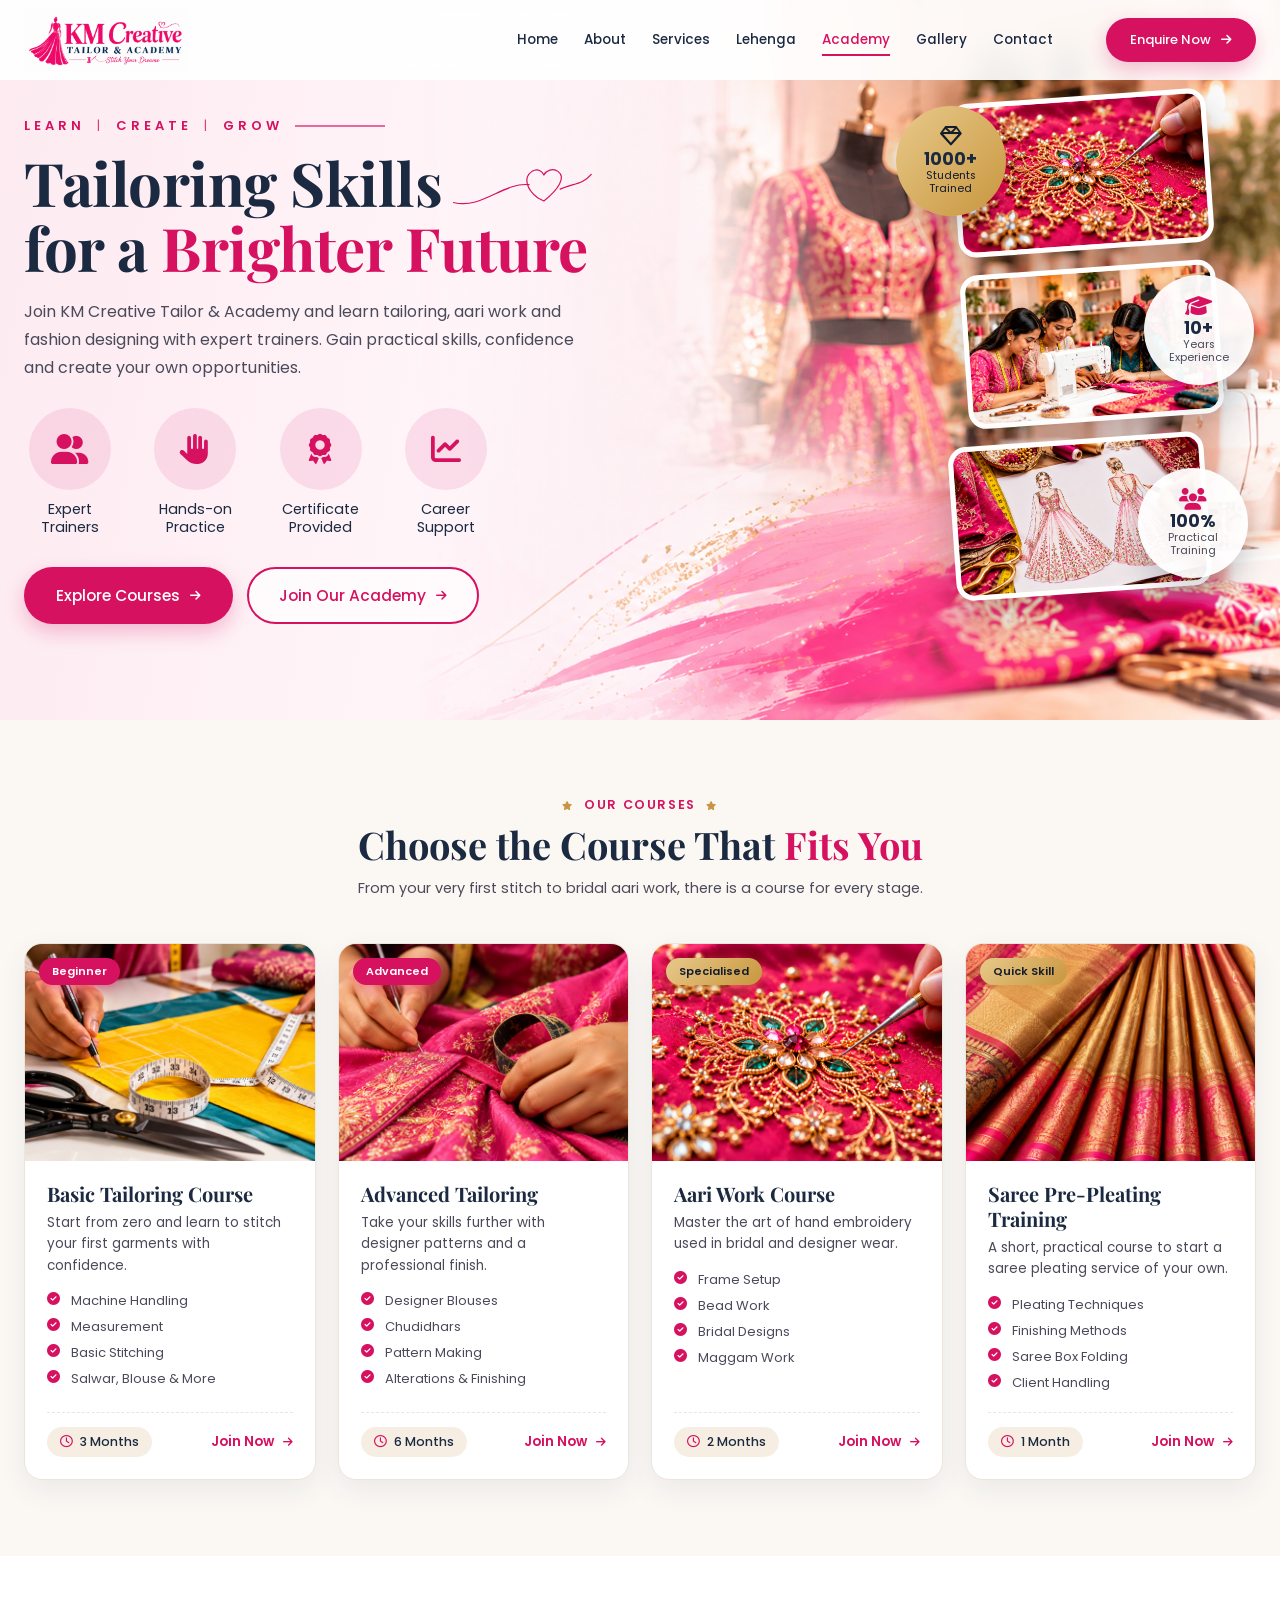
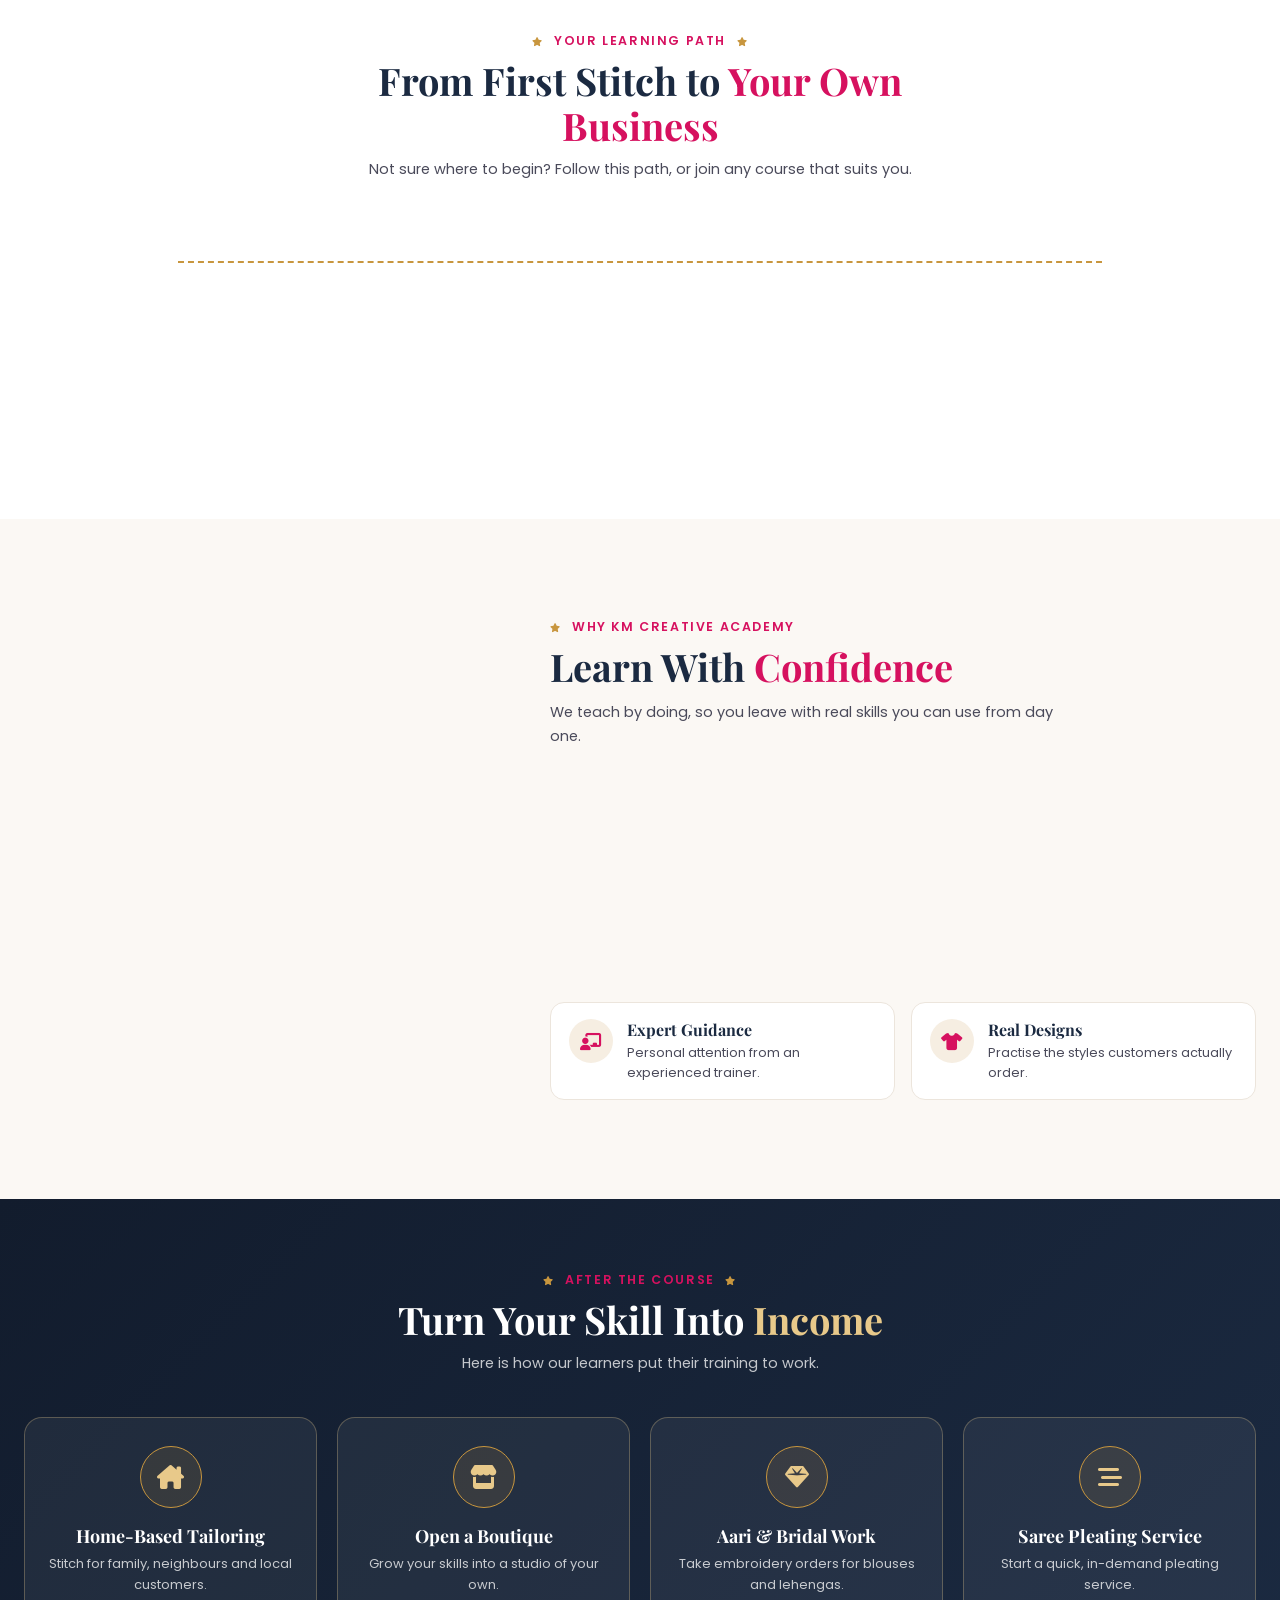
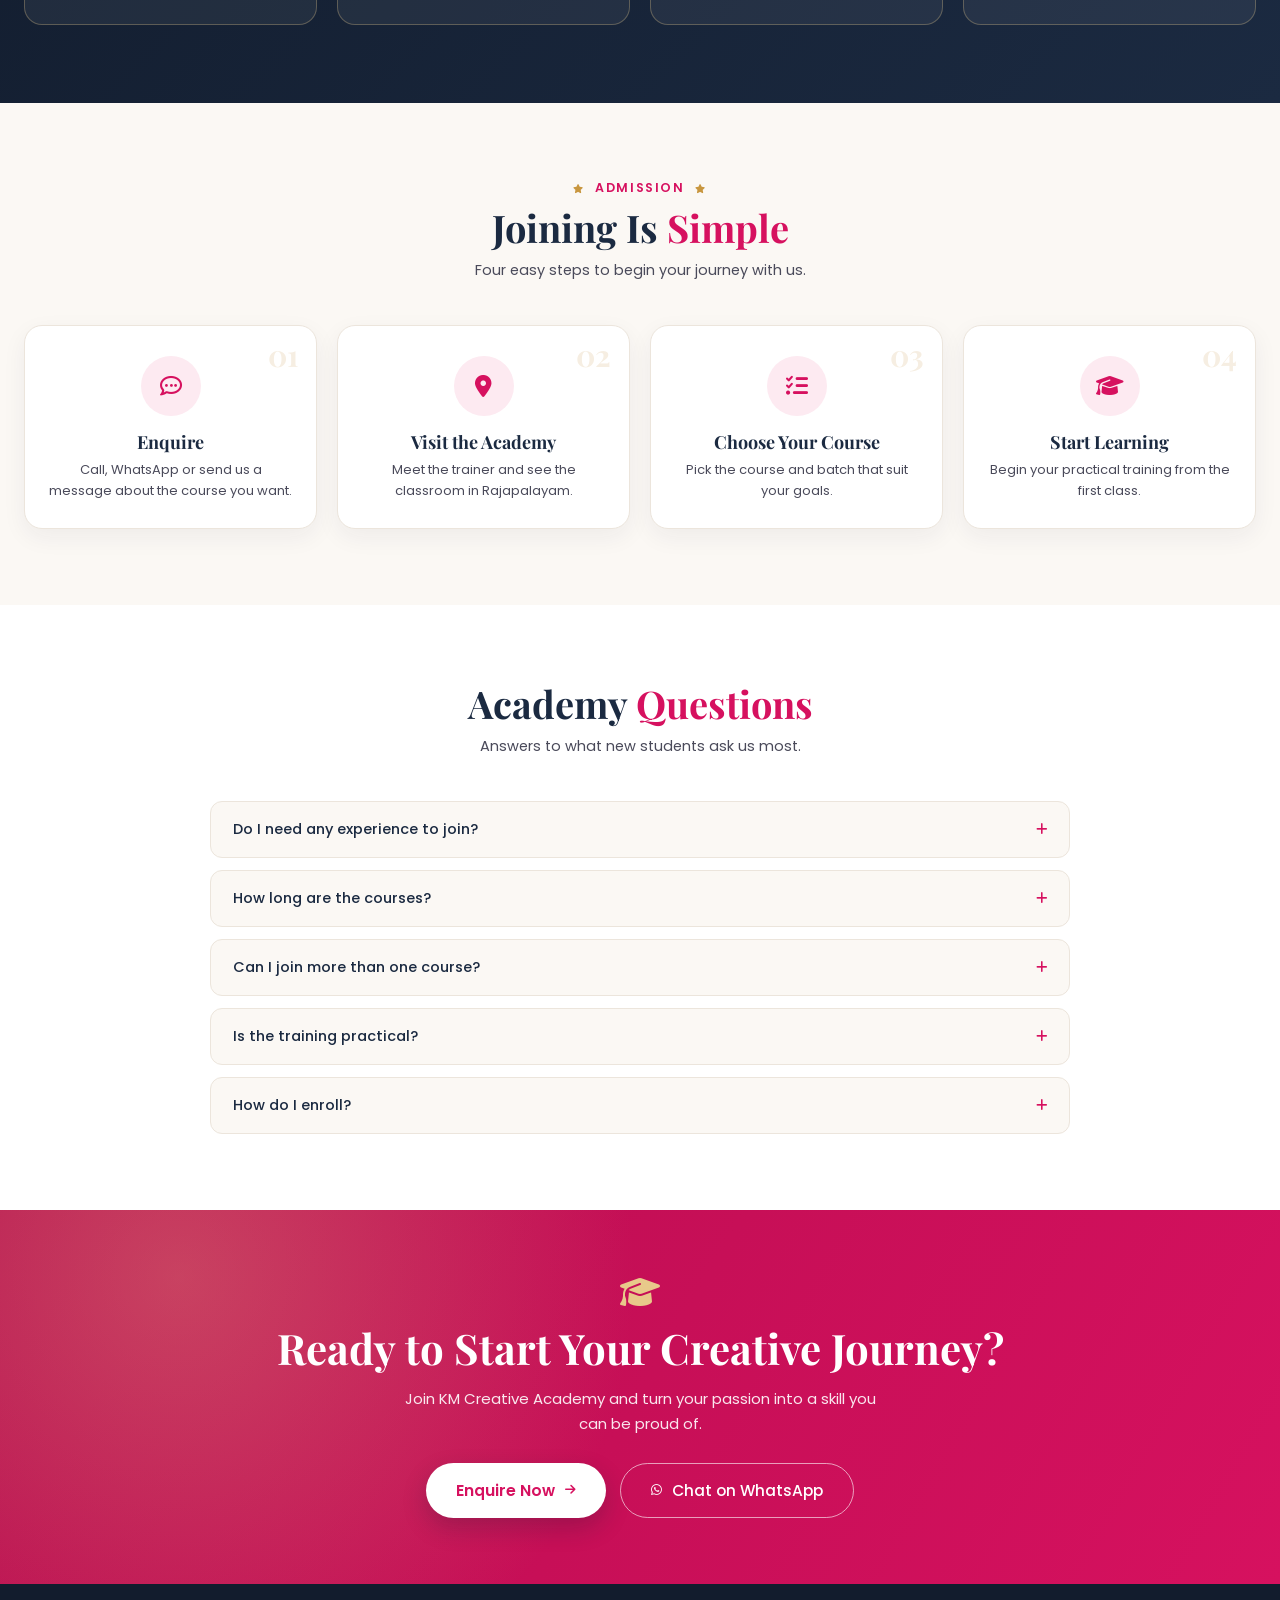
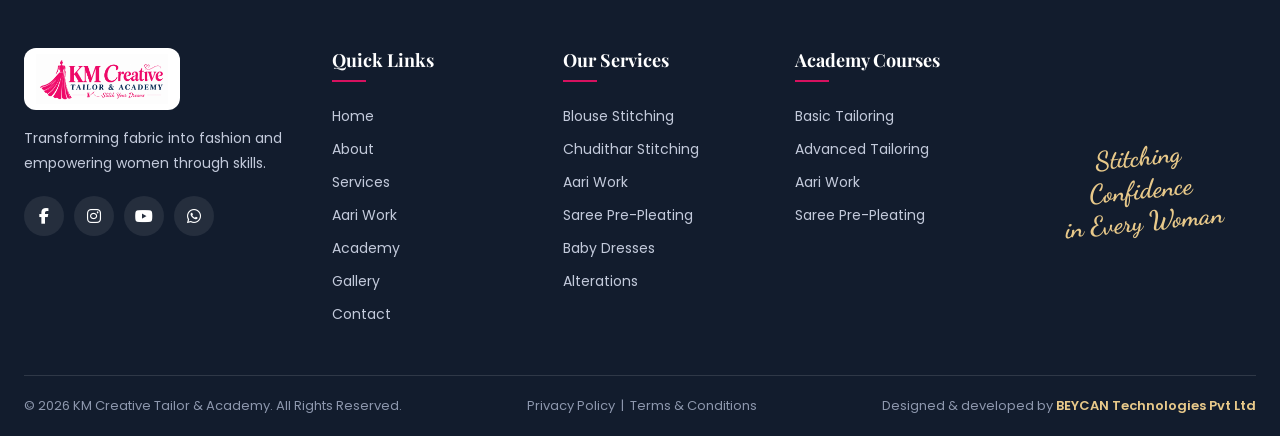
<file: academy.html>
<!DOCTYPE html>
<html lang="en">
<head>
  <meta charset="UTF-8">
  <meta name="viewport" content="width=device-width, initial-scale=1.0">
  <title>Academy | Tailoring & Aari Work Courses | KM Creative Tailor & Academy</title>
  <meta name="description" content="Learn tailoring, advanced tailoring, aari work and saree pre-pleating at KM Creative Academy, Rajapalayam. Practical training for beginners and advanced learners.">

  <link rel="preconnect" href="https://fonts.googleapis.com">
  <link rel="preconnect" href="https://fonts.gstatic.com" crossorigin>
  <link href="https://fonts.googleapis.com/css2?family=Dancing+Script:wght@600;700&family=Playfair+Display:wght@600;700;800&family=Poppins:wght@400;500;600&display=swap" rel="stylesheet">
  <link rel="stylesheet" href="https://cdnjs.cloudflare.com/ajax/libs/font-awesome/6.5.1/css/all.min.css">
  <link rel="stylesheet" href="style.css">
  <link rel="stylesheet" href="academy.css">
</head>
<body class="ac-page">

  <!-- ============ NAVBAR ============ -->
  <header class="navbar" id="navbar">
    <div class="nav-inner">
      <a href="index.html" class="logo" aria-label="KM Creative Tailor & Academy">
        <img src="images/logo.png" alt="KM Creative Tailor & Academy">
      </a>

      <nav class="nav-links" id="navLinks">
        <a href="index.html">Home</a>
        <a href="index.html#about">About</a>
        <a href="services.html">Services</a>
        <a href="lehenga.html">Lehenga</a>
        <a href="academy.html" class="active">Academy</a>
        <a href="gallery.html">Gallery</a>
        <a href="contact.html">Contact</a>
        <a href="contact.html" class="btn btn-primary nav-mobile-cta">Enquire Now <i class="fa-solid fa-arrow-right"></i></a>
      </nav>

      <div class="nav-actions">
        <a href="contact.html" class="btn btn-primary btn-sm nav-desktop-cta">Enquire Now <i class="fa-solid fa-arrow-right"></i></a>
        <button class="hamburger" id="hamburger" aria-label="Toggle menu" aria-expanded="false">
          <i class="fa-solid fa-bars"></i>
        </button>
      </div>
    </div>
  </header>

  <main>

    <!-- ============ HERO ============ -->
    <section class="ach">

      <div class="ach-photo">
        <img src="images/academy/hero-bg.png" alt="Student learning to stitch on a sewing machine" data-fb="images/academy/basic-tailoring.jpg">
      </div>
    
      
      <!-- <p class="ach-script ach-script-b" aria-hidden="true">Empowering Women<br>Through Skills <i class="fa-regular fa-heart"></i></p> -->

      <div class="container ach-inner">
        <div class="ach-text">

          <p class="ach-kicker">Learn <span>|</span> Create <span>|</span> Grow</p>

          <h1>
            <span class="ach-l1">Tailoring Skills
              <svg class="ach-curl" viewBox="0 0 190 70" aria-hidden="true">
                <path d="M2 56 C40 66 70 28 104 32" fill="none" stroke="currentColor" stroke-width="1.6" stroke-linecap="round"/>
                <path d="M116 50 C100 38 96 22 108 14 C116 9 122 14 124 19 C127 13 136 9 143 14 C154 22 144 38 124 54 Z" fill="none" stroke="currentColor" stroke-width="1.6" stroke-linejoin="round"/>
                <path d="M146 38 C164 30 176 32 188 18" fill="none" stroke="currentColor" stroke-width="1.6" stroke-linecap="round"/>
              </svg>
            </span>
            for a <span class="ach-pink">Brighter Future</span>
          </h1>

          <p class="ach-lead">
            Join KM Creative Tailor &amp; Academy and learn tailoring, aari work and fashion
            designing with expert trainers. Gain practical skills, confidence and create your
            own opportunities.
          </p>

          <ul class="ach-feats">
            <li><span><i class="fa-solid fa-user-group"></i></span>Expert<br>Trainers</li>
            <li><span><i class="fa-solid fa-hand"></i></span>Hands-on<br>Practice</li>
            <li><span><i class="fa-solid fa-award"></i></span>Certificate<br>Provided</li>
            <li><span><i class="fa-solid fa-chart-line"></i></span>Career<br>Support</li>
          </ul>

          <div class="ac-actions">
            <a href="#courses" class="btn btn-primary">Explore Courses <i class="fa-solid fa-arrow-right"></i></a>
            <a href="contact.html" class="btn btn-outline">Join Our Academy <i class="fa-solid fa-arrow-right"></i></a>
          </div>

          <!-- shown on tablets and phones only -->
          <div class="ach-mstats">
            <div class="ach-mstat"><i class="fa-regular fa-gem"></i><strong><b class="ac-count" data-target="1000">0</b>+</strong><small>Students Trained</small></div>
            <div class="ach-mstat"><i class="fa-solid fa-graduation-cap"></i><strong><b class="ac-count" data-target="10">0</b>+</strong><small>Years Experience</small></div>
            <div class="ach-mstat"><i class="fa-solid fa-users"></i><strong><b class="ac-count" data-target="100">0</b>%</strong><small>Practical Training</small></div>
          </div>

        </div>
      </div>

      <!-- photo collage with stat badges (desktop) -->
      <div class="ach-collage">
        <figure class="ach-card"><img src="images/academy/hero-1.png" alt="Aari embroidery close-up" data-fb="images/academy/aari-work.jpg"></figure>
        <figure class="ach-card"><img src="images/academy/hero-2.png" alt="Students practising at sewing machines" data-fb="images/academy/basic-tailoring.jpg"></figure>
        <figure class="ach-card"><img src="images/academy/hero-3.png" alt="Fashion design sketches" data-fb="images/academy/advanced-tailoring.jpg"></figure>

        <div class="ach-badge gold b1"><i class="fa-regular fa-gem"></i><strong><b class="ac-count" data-target="1000">0</b>+</strong><small>Students<br>Trained</small></div>
        <div class="ach-badge b2"><i class="fa-solid fa-graduation-cap"></i><strong><b class="ac-count" data-target="10">0</b>+</strong><small>Years<br>Experience</small></div>
        <div class="ach-badge b3"><i class="fa-solid fa-users"></i><strong><b class="ac-count" data-target="100">0</b>%</strong><small>Practical<br>Training</small></div>
      </div>

    </section>

    <!-- ============ COURSES ============ -->
    <section class="ac-sec ac-courses" id="courses">
      <div class="container">
        <div class="ac-head">
          <p class="ac-eyebrow"><i class="fa-solid fa-star"></i> Our Courses <i class="fa-solid fa-star"></i></p>
          <h2>Choose the Course That <span>Fits You</span></h2>
          <p>From your very first stitch to bridal aari work, there is a course for every stage.</p>
        </div>

        <div class="ac-grid">

          <article class="ac-card reveal" id="basic">
            <div class="ac-card-img">
              <img src="images/academy/basic-tailoring.png" alt="Basic tailoring course" loading="lazy">
              <span class="ac-level">Beginner</span>
            </div>
            <div class="ac-card-body">
              <h3>Basic Tailoring Course</h3>
              <p>Start from zero and learn to stitch your first garments with confidence.</p>
              <ul>
                <li>Machine Handling</li>
                <li>Measurement</li>
                <li>Basic Stitching</li>
                <li>Salwar, Blouse &amp; More</li>
              </ul>
              <div class="ac-card-foot">
                <span class="ac-dur"><i class="fa-regular fa-clock"></i> 3 Months</span>
                <a href="contact.html" class="ac-link">Join Now <i class="fa-solid fa-arrow-right"></i></a>
              </div>
            </div>
          </article>

          <article class="ac-card reveal" id="advanced">
            <div class="ac-card-img">
              <img src="images/academy/advanced-tailoring.png" alt="Advanced tailoring course" loading="lazy">
              <span class="ac-level">Advanced</span>
            </div>
            <div class="ac-card-body">
              <h3>Advanced Tailoring</h3>
              <p>Take your skills further with designer patterns and a professional finish.</p>
              <ul>
                <li>Designer Blouses</li>
                <li>Chudidhars</li>
                <li>Pattern Making</li>
                <li>Alterations &amp; Finishing</li>
              </ul>
              <div class="ac-card-foot">
                <span class="ac-dur"><i class="fa-regular fa-clock"></i> 6 Months</span>
                <a href="contact.html" class="ac-link">Join Now <i class="fa-solid fa-arrow-right"></i></a>
              </div>
            </div>
          </article>

          <article class="ac-card reveal" id="aari">
            <div class="ac-card-img">
              <img src="images/academy/hero-1.png" alt="Aari work course" loading="lazy">
              <span class="ac-level gold">Specialised</span>
            </div>
            <div class="ac-card-body">
              <h3>Aari Work Course</h3>
              <p>Master the art of hand embroidery used in bridal and designer wear.</p>
              <ul>
                <li>Frame Setup</li>
                <li>Bead Work</li>
                <li>Bridal Designs</li>
                <li>Maggam Work</li>
              </ul>
              <div class="ac-card-foot">
                <span class="ac-dur"><i class="fa-regular fa-clock"></i> 2 Months</span>
                <a href="contact.html" class="ac-link">Join Now <i class="fa-solid fa-arrow-right"></i></a>
              </div>
            </div>
          </article>

          <article class="ac-card reveal" id="pleating">
            <div class="ac-card-img">
              <img src="images/academy/saree-pleating.png" alt="Saree pre-pleating training" loading="lazy">
              <span class="ac-level gold">Quick Skill</span>
            </div>
            <div class="ac-card-body">
              <h3>Saree Pre-Pleating Training</h3>
              <p>A short, practical course to start a saree pleating service of your own.</p>
              <ul>
                <li>Pleating Techniques</li>
                <li>Finishing Methods</li>
                <li>Saree Box Folding</li>
                <li>Client Handling</li>
              </ul>
              <div class="ac-card-foot">
                <span class="ac-dur"><i class="fa-regular fa-clock"></i> 1 Month</span>
                <a href="contact.html" class="ac-link">Join Now <i class="fa-solid fa-arrow-right"></i></a>
              </div>
            </div>
          </article>

        </div>
      </div>
    </section>

    <!-- ============ LEARNING PATH ============ -->
    <section class="ac-sec ac-path">
      <div class="container">
        <div class="ac-head">
          <p class="ac-eyebrow"><i class="fa-solid fa-star"></i> Your Learning Path <i class="fa-solid fa-star"></i></p>
          <h2>From First Stitch to <span>Your Own Business</span></h2>
          <p>Not sure where to begin? Follow this path, or join any course that suits you.</p>
        </div>

        <div class="ac-steps">
          <div class="ac-step reveal">
            <span class="ac-step-ic"><i class="fa-solid fa-seedling"></i><b>1</b></span>
            <h3>Basic Tailoring</h3>
            <p>Machine handling, measurements and simple garments.</p>
            <em>3 Months</em>
          </div>
          <div class="ac-step reveal">
            <span class="ac-step-ic"><i class="fa-solid fa-scissors"></i><b>2</b></span>
            <h3>Advanced Tailoring</h3>
            <p>Designer blouses, patterns and a neat finish.</p>
            <em>6 Months</em>
          </div>
          <div class="ac-step reveal">
            <span class="ac-step-ic"><i class="fa-solid fa-spa"></i><b>3</b></span>
            <h3>Specialise</h3>
            <p>Add aari work or saree pre-pleating to your skills.</p>
            <em>1 – 2 Months</em>
          </div>
          <div class="ac-step reveal">
            <span class="ac-step-ic"><i class="fa-solid fa-store"></i><b>4</b></span>
            <h3>Start Earning</h3>
            <p>Take orders from home or begin your own boutique.</p>
            <em>Your Journey</em>
          </div>
        </div>
      </div>
    </section>

    <!-- ============ WHY LEARN WITH US ============ -->
    <section class="ac-sec ac-why">
      <div class="container ac-why-inner">

        <div class="ac-frame reveal">
          <span class="ac-frame-ring" aria-hidden="true"></span>
          <div class="ac-frame-img"><img src="images/academy/why.png" alt="Trainer guiding a student at the sewing machine" loading="lazy" data-fb></div>
        </div>

        <div class="ac-why-text">
          <p class="ac-eyebrow left"><i class="fa-solid fa-star"></i> Why KM Creative Academy</p>
          <h2>Learn With <span>Confidence</span></h2>
          <p class="ac-why-sub">We teach by doing, so you leave with real skills you can use from day one.</p>

          <div class="ac-feats">
            <div class="ac-feat reveal"><span><i class="fa-solid fa-hand"></i></span><div><h3>Hands-On Practice</h3><p>Work on the machine and frame from the very start.</p></div></div>
            <div class="ac-feat reveal"><span><i class="fa-solid fa-user-graduate"></i></span><div><h3>Beginner Friendly</h3><p>No experience needed to join our basic course.</p></div></div>
            <div class="ac-feat reveal"><span><i class="fa-solid fa-stairs"></i></span><div><h3>Beginner to Advanced</h3><p>Clear course levels so you can keep growing.</p></div></div>
            <div class="ac-feat reveal"><span><i class="fa-solid fa-indian-rupee-sign"></i></span><div><h3>Affordable Fees</h3><p>Quality training that fits your budget.</p></div></div>
            <div class="ac-feat reveal"><span><i class="fa-solid fa-chalkboard-user"></i></span><div><h3>Expert Guidance</h3><p>Personal attention from an experienced trainer.</p></div></div>
            <div class="ac-feat reveal"><span><i class="fa-solid fa-shirt"></i></span><div><h3>Real Designs</h3><p>Practise the styles customers actually order.</p></div></div>
          </div>
        </div>

      </div>
    </section>

    <!-- ============ INCOME / OUTCOMES ============ -->
    <section class="ac-income">
      <div class="container">
        <div class="ac-head light">
          <p class="ac-eyebrow"><i class="fa-solid fa-star"></i> After the Course <i class="fa-solid fa-star"></i></p>
          <h2>Turn Your Skill Into <span>Income</span></h2>
          <p>Here is how our learners put their training to work.</p>
        </div>

        <div class="ac-income-grid">
          <div class="ac-income-card reveal"><i class="fa-solid fa-house-chimney"></i><h3>Home-Based Tailoring</h3><p>Stitch for family, neighbours and local customers.</p></div>
          <div class="ac-income-card reveal"><i class="fa-solid fa-store"></i><h3>Open a Boutique</h3><p>Grow your skills into a studio of your own.</p></div>
          <div class="ac-income-card reveal"><i class="fa-solid fa-gem"></i><h3>Aari &amp; Bridal Work</h3><p>Take embroidery orders for blouses and lehengas.</p></div>
          <div class="ac-income-card reveal"><i class="fa-solid fa-bars-staggered"></i><h3>Saree Pleating Service</h3><p>Start a quick, in-demand pleating service.</p></div>
        </div>
      </div>
    </section>

    <!-- ============ CLASSROOM SHOWCASE ============ -->
    <!-- <section class="ac-sec ac-show">
      <div class="container">
        <div class="ac-show-head">
          <div>
            <h2>Life at the <span>Academy</span></h2>
            <p>A look inside our classes and the work our learners create.</p>
          </div>
          <a href="gallery.html#student" class="btn btn-outline btn-sm">View Student Work <i class="fa-solid fa-arrow-right"></i></a>
        </div>

        <div class="ac-show-grid">
          <figure><img src="images/academy/class-1.jpg" alt="Students at the sewing machines" loading="lazy" data-fb></figure>
          <figure><img src="images/academy/class-2.jpg" alt="Aari embroidery practice" loading="lazy" data-fb></figure>
          <figure><img src="images/academy/class-3.jpg" alt="Saree pleating training" loading="lazy" data-fb></figure>
          <figure><img src="images/academy/class-4.jpg" alt="Finished student garments" loading="lazy" data-fb></figure>
        </div>
      </div>
    </section> -->

    <!-- ============ ADMISSION PROCESS ============ -->
    <section class="ac-sec ac-admit">
      <div class="container">
        <div class="ac-head">
          <p class="ac-eyebrow"><i class="fa-solid fa-star"></i> Admission <i class="fa-solid fa-star"></i></p>
          <h2>Joining Is <span>Simple</span></h2>
          <p>Four easy steps to begin your journey with us.</p>
        </div>

        <div class="ac-admit-grid">
          <div class="ac-admit-card reveal"><span class="ac-admit-n">01</span><i class="fa-regular fa-comment-dots"></i><h3>Enquire</h3><p>Call, WhatsApp or send us a message about the course you want.</p></div>
          <div class="ac-admit-card reveal"><span class="ac-admit-n">02</span><i class="fa-solid fa-location-dot"></i><h3>Visit the Academy</h3><p>Meet the trainer and see the classroom in Rajapalayam.</p></div>
          <div class="ac-admit-card reveal"><span class="ac-admit-n">03</span><i class="fa-solid fa-list-check"></i><h3>Choose Your Course</h3><p>Pick the course and batch that suit your goals.</p></div>
          <div class="ac-admit-card reveal"><span class="ac-admit-n">04</span><i class="fa-solid fa-graduation-cap"></i><h3>Start Learning</h3><p>Begin your practical training from the first class.</p></div>
        </div>
      </div>
    </section>

    <!-- ============ FAQ ============ -->
    <section class="ac-sec ac-faq">
      <div class="container">
        <div class="ac-head">
          <h2>Academy <span>Questions</span></h2>
          <p>Answers to what new students ask us most.</p>
        </div>

        <div class="ac-faq-list">
          <div class="ac-faq-item">
            <button type="button" class="ac-faq-q" aria-expanded="false">Do I need any experience to join? <i class="fa-solid fa-plus"></i></button>
            <div class="ac-faq-a"><div><p>No. Our Basic Tailoring Course starts from the very beginning, so you can join even if you have never touched a sewing machine.</p></div></div>
          </div>
          <div class="ac-faq-item">
            <button type="button" class="ac-faq-q" aria-expanded="false">How long are the courses? <i class="fa-solid fa-plus"></i></button>
            <div class="ac-faq-a"><div><p>Basic Tailoring is 3 months, Advanced Tailoring is 6 months, Aari Work is 2 months and Saree Pre-Pleating is 1 month.</p></div></div>
          </div>
          <div class="ac-faq-item">
            <button type="button" class="ac-faq-q" aria-expanded="false">Can I join more than one course? <i class="fa-solid fa-plus"></i></button>
            <div class="ac-faq-a"><div><p>Yes. Many students start with Basic Tailoring and then add Advanced Tailoring, Aari Work or Saree Pre-Pleating. Tell us your goal and we will suggest the best order.</p></div></div>
          </div>
          <div class="ac-faq-item">
            <button type="button" class="ac-faq-q" aria-expanded="false">Is the training practical? <i class="fa-solid fa-plus"></i></button>
            <div class="ac-faq-a"><div><p>Yes. Our courses focus on hands-on practice, so you learn by working on real garments and designs rather than only watching.</p></div></div>
          </div>
          <div class="ac-faq-item">
            <button type="button" class="ac-faq-q" aria-expanded="false">How do I enroll? <i class="fa-solid fa-plus"></i></button>
            <div class="ac-faq-a"><div><p>Send us an enquiry through the Contact page, call or WhatsApp us, or visit the academy. We will explain the course details, fees and batch timings.</p></div></div>
          </div>
        </div>
      </div>
    </section>

    <!-- ============ CTA ============ -->
    <section class="ac-cta">
      <div class="container">
        <i class="fa-solid fa-graduation-cap ac-cta-icon"></i>
        <h2>Ready to Start Your Creative Journey?</h2>
        <p>Join KM Creative Academy and turn your passion into a skill you can be proud of.</p>
        <div class="ac-actions center">
          <a href="contact.html" class="btn ac-btn-white">Enquire Now <i class="fa-solid fa-arrow-right"></i></a>
          <a href="https://wa.me/919876543210" target="_blank" rel="noopener" class="btn ac-btn-ghost"><i class="fa-brands fa-whatsapp"></i> Chat on WhatsApp</a>
        </div>
      </div>
    </section>

  </main>

  <!-- ============ FOOTER ============ -->
  <footer class="footer">
    <div class="container">
      <div class="footer-grid">

        <div class="footer-brand">
          <a href="index.html" class="footer-logo"><img src="images/logo.png" alt="KM Creative Tailor & Academy"></a>
          <p>Transforming fabric into fashion and empowering women through skills.</p>
          <div class="footer-social">
            <a href="#" aria-label="Facebook"><i class="fa-brands fa-facebook-f"></i></a>
            <a href="#" aria-label="Instagram"><i class="fa-brands fa-instagram"></i></a>
            <a href="#" aria-label="YouTube"><i class="fa-brands fa-youtube"></i></a>
            <a href="https://wa.me/919876543210" aria-label="WhatsApp" target="_blank" rel="noopener"><i class="fa-brands fa-whatsapp"></i></a>
          </div>
        </div>

        <div class="footer-col">
          <h4>Quick Links</h4>
          <ul>
            <li><a href="index.html">Home</a></li>
            <li><a href="index.html#about">About</a></li>
            <li><a href="services.html">Services</a></li>
            <li><a href="services.html#aari-work">Aari Work</a></li>
            <li><a href="academy.html">Academy</a></li>
            <li><a href="gallery.html">Gallery</a></li>
            <li><a href="contact.html">Contact</a></li>
          </ul>
        </div>

        <div class="footer-col">
          <h4>Our Services</h4>
          <ul>
            <li><a href="services.html#blouse">Blouse Stitching</a></li>
            <li><a href="services.html#chudithar">Chudithar Stitching</a></li>
            <li><a href="services.html#aari-work">Aari Work</a></li>
            <li><a href="services.html#pleating">Saree Pre-Pleating</a></li>
            <li><a href="services.html#baby">Baby Dresses</a></li>
            <li><a href="services.html#alteration">Alterations</a></li>
          </ul>
        </div>

        <div class="footer-col">
          <h4>Academy Courses</h4>
          <ul>
            <li><a href="academy.html#basic">Basic Tailoring</a></li>
            <li><a href="academy.html#advanced">Advanced Tailoring</a></li>
            <li><a href="academy.html#aari">Aari Work</a></li>
            <li><a href="academy.html#pleating">Saree Pre-Pleating</a></li>
          </ul>
        </div>

        <p class="footer-art">Stitching<br>Confidence<br>in Every Woman</p>
      </div>

      <div class="footer-bottom">
        <p>&copy; <span id="year">2026</span> KM Creative Tailor &amp; Academy. All Rights Reserved.</p>
        <p><a href="#">Privacy Policy</a> &nbsp;|&nbsp; <a href="#">Terms &amp; Conditions</a></p>
        <p class="footer-credit">Designed &amp; developed by <a href="https://your-beycan-website.com" target="_blank" rel="noopener"><strong>BEYCAN Technologies Pvt Ltd</strong></a></p>
      </div>
    </div>
  </footer>

  <script src="academy.js"></script>
</body>
</html>
</file>
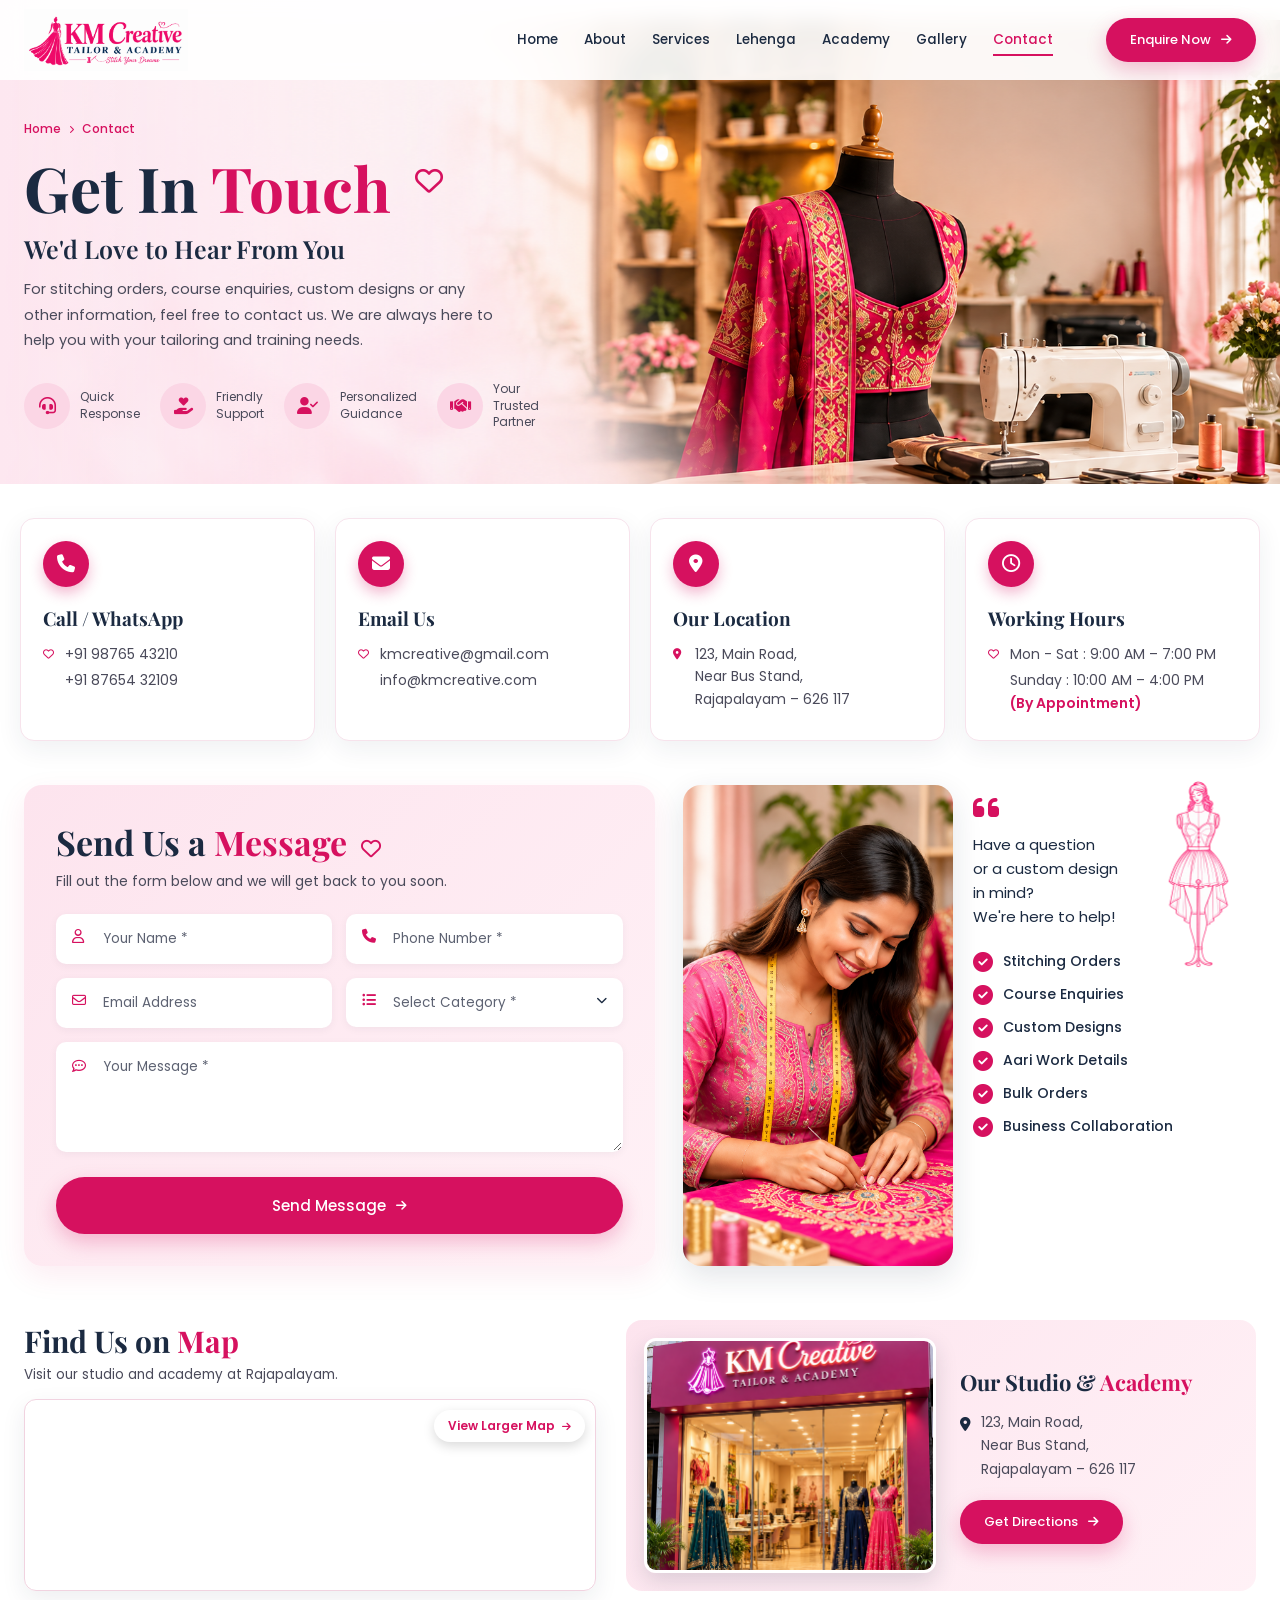
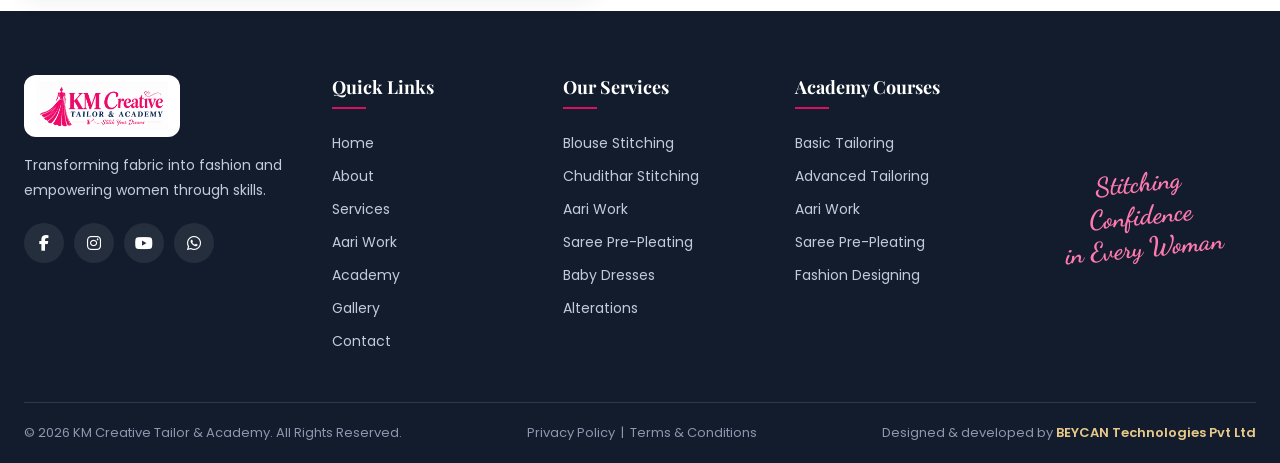
<file: contact.html>
<!DOCTYPE html>
<html lang="en">
<head>
  <meta charset="UTF-8">
  <meta name="viewport" content="width=device-width, initial-scale=1.0">
  <title>Contact Us | KM Creative Tailor & Academy</title>
  <meta name="description" content="Contact KM Creative Tailor & Academy, Rajapalayam for stitching orders, course enquiries, custom designs and aari work details.">

  <link rel="preconnect" href="https://fonts.googleapis.com">
  <link rel="preconnect" href="https://fonts.gstatic.com" crossorigin>
  <link href="https://fonts.googleapis.com/css2?family=Dancing+Script:wght@600;700&family=Playfair+Display:wght@600;700;800&family=Poppins:wght@400;500;600&display=swap" rel="stylesheet">
  <link rel="stylesheet" href="https://cdnjs.cloudflare.com/ajax/libs/font-awesome/6.5.1/css/all.min.css">
  <link rel="stylesheet" href="style.css">
  <link rel="stylesheet" href="contact.css">
</head>
<body>

  <!-- ============ NAVBAR ============ -->
  <header class="navbar" id="navbar">
    <div class="nav-inner">
      <a href="index.html" class="logo" aria-label="KM Creative Tailor & Academy">
        <img src="images/logo.png" alt="KM Creative Tailor & Academy">
      </a>

      <nav class="nav-links" id="navLinks">
        <a href="index.html">Home</a>
        <a href="index.html#about">About</a>
        <a href="services.html">Services</a>
        <a href="lehenga.html">Lehenga</a>
        <a href="academy.html">Academy</a>
        <a href="gallery.html">Gallery</a>
        <a href="contact.html" class="active">Contact</a>
        <a href="#contactForm" class="btn btn-primary nav-mobile-cta">Enquire Now <i class="fa-solid fa-arrow-right"></i></a>
      </nav>

      <div class="nav-actions">
        <a href="#contactForm" class="btn btn-primary btn-sm nav-desktop-cta">Enquire Now <i class="fa-solid fa-arrow-right"></i></a>
        <button class="hamburger" id="hamburger" aria-label="Toggle menu" aria-expanded="false">
          <i class="fa-solid fa-bars"></i>
        </button>
      </div>
    </div>
  </header>

  <se class="ct-main">

    <!-- ============ PAGE HERO ============ -->
    <section class="ct-hero">
      <div class="container ct-hero-inner">
        <div class="ct-hero-text">
          <nav class="breadcrumb" aria-label="Breadcrumb">
            <a href="index.html">Home</a> <i class="fa-solid fa-chevron-right"></i> <span>Contact</span>
          </nav>
          <h1>Get In <span>Touch</span> <i class="fa-regular fa-heart ct-heart"></i></h1>
          <h2>We'd Love to Hear From You</h2>
          <p class="lead">
            For stitching orders, course enquiries, custom designs or any other information,
            feel free to contact us. We are always here to help you with your tailoring and
            training needs.
          </p>

          <div class="ct-chips">
            <div class="chip"><i class="fa-solid fa-headset"></i><span>Quick<br>Response</span></div>
            <div class="chip"><i class="fa-solid fa-hand-holding-heart"></i><span>Friendly<br>Support</span></div>
            <div class="chip"><i class="fa-solid fa-user-check"></i><span>Personalized<br>Guidance</span></div>
            <div class="chip"><i class="fa-solid fa-handshake"></i><span>Your Trusted<br>Partner</span></div>
          </div>
        </div>
      </div>
      <div class="ct-hero-img">
        <img src="images/contact/contact-hero.png" alt="KM Creative studio with a pink blouse on a dress form and a sewing machine">
      </div>
    </section>

    <!-- ============ INFO CARDS ============ -->
     <section class="ct-info">
    <div class="ct-info-grid">

        <article class="ct-card reveal">
            <span class="ct-icon"><i class="fa-solid fa-phone"></i></span>
            <h3>Call / WhatsApp</h3>
            <ul>
            <li><i class="fa-regular fa-heart"></i><a href="tel:+919876543210">+91 98765 43210</a></li>
            <li><i class="fa-regular fa-heart ghost"></i><a href="tel:+918765432109">+91 87654 32109</a></li>
            </ul>
        </article>

        <article class="ct-card reveal">
            <span class="ct-icon"><i class="fa-solid fa-envelope"></i></span>
            <h3>Email Us</h3>
            <ul>
            <li><i class="fa-regular fa-heart"></i><a href="mailto:kmcreative@gmail.com">kmcreative@gmail.com</a></li>
            <li><i class="fa-regular fa-heart ghost"></i><a href="mailto:info@kmcreative.com">info@kmcreative.com</a></li>
            </ul>
        </article>

        <article class="ct-card reveal">
            <span class="ct-icon"><i class="fa-solid fa-location-dot"></i></span>
            <h3>Our Location</h3>
            <ul>
            <li><i class="fa-solid fa-location-dot"></i><span>123, Main Road,<br>Near Bus Stand,<br>Rajapalayam – 626 117</span></li>
            </ul>
        </article>

        <article class="ct-card reveal">
            <span class="ct-icon"><i class="fa-regular fa-clock"></i></span>
            <h3>Working Hours</h3>
            <ul>
            <li><i class="fa-regular fa-heart"></i><span>Mon - Sat : 9:00 AM – 7:00 PM</span></li>
            <li><i class="fa-regular fa-heart ghost"></i><span>Sunday : 10:00 AM – 4:00 PM<br><b>(By Appointment)</b></span></li>
            </ul>
        </article>

    </div>
    </section>

    <!-- ============ FORM + SIDE PANEL ============ -->
    <section class="ct-form-sec">
      <div class="container ct-split">

        <div class="ct-form-card reveal" id="contactForm">
          <h2>Send Us a <span>Message</span> <i class="fa-regular fa-heart"></i></h2>
          <p class="form-sub">Fill out the form below and we will get back to you soon.</p>

          <form id="enquiryForm" novalidate>
            <div class="form-grid">
              <div class="field">
                <i class="fa-regular fa-user"></i>
                <input type="text" id="cfName" name="name" placeholder="Your Name *" autocomplete="name" aria-label="Your name" required>
                <small class="field-error" data-for="cfName"></small>
              </div>

              <div class="field">
                <i class="fa-solid fa-phone"></i>
                <input type="tel" id="cfPhone" name="phone" placeholder="Phone Number *" autocomplete="tel" inputmode="tel" aria-label="Phone number" required>
                <small class="field-error" data-for="cfPhone"></small>
              </div>

              <div class="field">
                <i class="fa-regular fa-envelope"></i>
                <input type="email" id="cfEmail" name="email" placeholder="Email Address" autocomplete="email" aria-label="Email address">
                <small class="field-error" data-for="cfEmail"></small>
              </div>

              <div class="field select-field">
                <i class="fa-solid fa-list-ul"></i>
                <select id="cfCategory" name="category" aria-label="Category" required>
                  <option value="" disabled selected hidden>Select Category *</option>
                  <option>Stitching Order</option>
                  <option>Course Enquiry</option>
                  <option>Custom Design</option>
                  <option>Aari Work Details</option>
                  <option>Bulk Order</option>
                  <option>Business Collaboration</option>
                  <option>Other</option>
                </select>
                <i class="fa-solid fa-chevron-down chev"></i>
                <small class="field-error" data-for="cfCategory"></small>
              </div>

              <div class="field full textarea-field">
                <i class="fa-regular fa-comment-dots"></i>
                <textarea id="cfMessage" name="message" rows="4" placeholder="Your Message *" aria-label="Your message" required></textarea>
                <small class="field-error" data-for="cfMessage"></small>
              </div>
            </div>

            <button type="submit" class="btn btn-primary send-btn">Send Message <i class="fa-solid fa-arrow-right"></i></button>
            <p class="form-status" id="formStatus" role="status" aria-live="polite" hidden></p>
          </form>
        </div>

        <aside class="ct-side reveal">
          <div class="side-photo">
            <img src="images/contact/stitching-woman.png" alt="Woman stitching an embroidered pink outfit" loading="lazy">
          </div>

          <div class="side-text">
            <i class="fa-solid fa-quote-left side-quote"></i>
            <p class="side-lead">Have a question<br>or a custom design<br>in mind?<br>We're here to help!</p>
            <ul class="side-list">
              <li><i class="fa-solid fa-circle-check"></i> Stitching Orders</li>
              <li><i class="fa-solid fa-circle-check"></i> Course Enquiries</li>
              <li><i class="fa-solid fa-circle-check"></i> Custom Designs</li>
              <li><i class="fa-solid fa-circle-check"></i> Aari Work Details</li>
              <li><i class="fa-solid fa-circle-check"></i> Bulk Orders</li>
              <li><i class="fa-solid fa-circle-check"></i> Business Collaboration</li>
            </ul>
            <img class="side-sketch" src="images/services/dress-form-sketch.png" alt="" aria-hidden="true">
          </div>
        </aside>

      </div>
    </section>

    <!-- ============ MAP + STUDIO ============ -->
    <section class="ct-find">
      <div class="container find-grid">

        <div class="find-map reveal">
          <h2>Find Us on <span>Map</span></h2>
          <p class="find-sub">Visit our studio and academy at Rajapalayam.</p>
          <div class="map-wrap">
            <iframe
              title="KM Creative Tailor & Academy location map"
              src="https://www.google.com/maps?q=Rajapalayam%20Bus%20Stand&output=embed"
              loading="lazy" referrerpolicy="no-referrer-when-downgrade" allowfullscreen></iframe>
            <a class="map-link" href="https://www.google.com/maps/search/?api=1&query=Rajapalayam+Bus+Stand" target="_blank" rel="noopener">View Larger Map <i class="fa-solid fa-arrow-right"></i></a>
          </div>
        </div>

        <div class="studio-card reveal">
          <div class="studio-photo">
            <img src="images/contact/studio-front.png" alt="KM Creative Tailor & Academy shop front" loading="lazy">
          </div>
          <div class="studio-text">
            <h3>Our Studio &amp; <span>Academy</span></h3>
            <p><i class="fa-solid fa-location-dot"></i><span>123, Main Road,<br>Near Bus Stand,<br>Rajapalayam – 626 117</span></p>
            <a href="https://www.google.com/maps/dir/?api=1&destination=Rajapalayam+Bus+Stand" target="_blank" rel="noopener" class="btn btn-primary btn-sm">Get Directions <i class="fa-solid fa-arrow-right"></i></a>
          </div>
          
        </div>

      </div>
    </section>



  </main>

  <!-- ============ FOOTER ============ -->
  <footer class="footer">
    <div class="container">
      <div class="footer-grid">

        <div class="footer-brand">
          <a href="index.html" class="footer-logo"><img src="images/logo.png" alt="KM Creative Tailor & Academy"></a>
          <p>Transforming fabric into fashion and empowering women through skills.</p>
          <div class="footer-social">
            <a href="#" aria-label="Facebook"><i class="fa-brands fa-facebook-f"></i></a>
            <a href="#" aria-label="Instagram"><i class="fa-brands fa-instagram"></i></a>
            <a href="#" aria-label="YouTube"><i class="fa-brands fa-youtube"></i></a>
            <a href="https://wa.me/919876543210" aria-label="WhatsApp" target="_blank" rel="noopener"><i class="fa-brands fa-whatsapp"></i></a>
          </div>
        </div>

        <div class="footer-col">
          <h4>Quick Links</h4>
          <ul>
            <li><a href="index.html">Home</a></li>
            <li><a href="index.html#about">About</a></li>
            <li><a href="services.html">Services</a></li>
            <li><a href="services.html#aari-work">Aari Work</a></li>
            <li><a href="index.html#academy">Academy</a></li>
            <li><a href="gallery.html">Gallery</a></li>
            <li><a href="contact.html">Contact</a></li>
          </ul>
        </div>

        <div class="footer-col">
          <h4>Our Services</h4>
          <ul>
            <li><a href="services.html#blouse">Blouse Stitching</a></li>
            <li><a href="services.html#chudithar">Chudithar Stitching</a></li>
            <li><a href="services.html#aari-work">Aari Work</a></li>
            <li><a href="services.html#pleating">Saree Pre-Pleating</a></li>
            <li><a href="services.html#baby">Baby Dresses</a></li>
            <li><a href="services.html#alteration">Alterations</a></li>
          </ul>
        </div>

        <div class="footer-col">
          <h4>Academy Courses</h4>
          <ul>
            <li><a href="index.html#academy">Basic Tailoring</a></li>
            <li><a href="index.html#academy">Advanced Tailoring</a></li>
            <li><a href="index.html#academy">Aari Work</a></li>
            <li><a href="index.html#academy">Saree Pre-Pleating</a></li>
            <li><a href="index.html#academy">Fashion Designing</a></li>
          </ul>
        </div>

        <p class="footer-art">Stitching<br>Confidence<br>in Every Woman</p>
      </div>

      <div class="footer-bottom">
        <p>&copy; <span id="year">2026</span> KM Creative Tailor &amp; Academy. All Rights Reserved.</p>
        <p><a href="#">Privacy Policy</a> &nbsp;|&nbsp; <a href="#">Terms &amp; Conditions</a></p>
        <p class="footer-credit">Designed &amp; developed by <a href="https://your-beycan-website.com" target="_blank" rel="noopener"><strong>BEYCAN Technologies Pvt Ltd</strong></a></p>
      </div>
    </div>
  </footer>

  <script src="contact.js"></script>
</body>
</html>
</file>
<file: style.css>
/* ============ VARIABLES & RESET ============ */
:root {
  /* brand */
  --pink: #d6115f;            /* primary: buttons, accents, highlights */
  --pink-dark: #b80d4f;
  --pink-light: #fdeaf1;      /* use sparingly */

  /* supporting colours */
  --navy: #1b2a41;
  --navy-deep: #121c2d;
  --gold: #c8963e;
  --gold-soft: #e8c98a;
  --cream: #fbf8f4;           /* section backgrounds */
  --chip: #f6eee2;            /* icon circles, small chips */
  --line: #ece5dc;            /* borders and dividers */

  --text: #4a4a5a;
  --white: #ffffff;
  --nav-h: 80px;
  --font-body: 'Poppins', sans-serif;
  --font-head: 'Playfair Display', serif;
  --font-script: 'Dancing Script', cursive;
}

* { margin: 0; padding: 0; box-sizing: border-box; }
html { scroll-behavior: smooth; scroll-padding-top: var(--nav-h); }
body { font-family: var(--font-body); color: var(--text); background: #fff; overflow-x: hidden; }
a { text-decoration: none; color: inherit; }
img { max-width: 100%; display: block; }

/* ============ BUTTONS ============ */
.btn {
  display: inline-flex; align-items: center; justify-content: center; gap: 10px;
  padding: 14px 28px; border-radius: 50px;
  font-family: var(--font-body); font-size: 14px; font-weight: 500;
  border: 2px solid transparent; cursor: pointer;
  transition: all .3s ease; white-space: nowrap;
}
.btn i { font-size: 12px; transition: transform .3s; }
.btn:hover i { transform: translateX(4px); }
.btn-primary { background: var(--pink); color: #fff; box-shadow: 0 8px 20px rgba(214,17,95,.25); }
.btn-primary:hover { background: var(--pink-dark); transform: translateY(-2px); }
.btn-outline { background: rgba(255,255,255,.7); color: var(--pink); border-color: var(--pink); }
.btn-outline:hover { background: var(--pink); color: #fff; transform: translateY(-2px); }
.btn-sm { padding: 10px 22px; font-size: 13px; }

/* ============ NAVBAR ============ */
.navbar {
  position: fixed; top: 0; left: 0; width: 100%; height: var(--nav-h);
  z-index: 1000; background: rgba(255,255,255,.92);
  backdrop-filter: blur(10px); -webkit-backdrop-filter: blur(10px);
  transition: box-shadow .3s, background .3s;
}
.navbar.scrolled { background: rgba(255,255,255,.98); box-shadow: 0 4px 20px rgba(27,42,65,.08); }
.nav-inner {
  max-width: 1280px; height: 100%; margin: 0 auto; padding: 0 24px;
  display: flex; align-items: center; justify-content: space-between; gap: 20px;
}

/* Logo (image) */
.logo { display: flex; align-items: center; flex-shrink: 0; }
.logo img { height: 62px; width: auto; display: block; }

/* Desktop links */
.nav-links { display: flex; align-items: center; gap: 0; margin-left: auto; margin-right: 20px; }
.nav-links a:not(.btn) {
  font-size: 13.5px; font-weight: 500; color: var(--navy);
  position: relative; padding: 6px 0; margin: 0 13px;
  white-space: nowrap; transition: color .3s;
}
.nav-links a:not(.btn)::after {
  content: ''; position: absolute; left: 0; bottom: 0; width: 0; height: 2px;
  background: var(--pink); transition: width .3s;
}
.nav-links a:not(.btn):hover,
.nav-links a.active { color: var(--pink); }
.nav-links a:not(.btn):hover::after,
.nav-links a.active::after { width: 100%; }
.nav-mobile-cta { display: none; }

.nav-actions { display: flex; align-items: center; gap: 18px; flex-shrink: 0; }
.nav-phone { font-size: 13px; font-weight: 500; color: var(--navy); display: flex; align-items: center; gap: 8px; }
.nav-phone span { display: flex; flex-direction: column; line-height: 1.25; }
.nav-phone small { font-size: 11px; font-weight: 400; color: #6d7280; }
.nav-phone i {
  color: var(--pink); background: var(--chip);
  width: 30px; height: 30px; border-radius: 50%;
  display: grid; place-items: center; font-size: 12px;
}

/* Menu icon (Font Awesome) */
.hamburger {
  display: none; width: 42px; height: 42px; border-radius: 50%;
  background: var(--chip); color: var(--pink);
  border: none; font-size: 18px; cursor: pointer;
  place-items: center;
}

/* ============ HERO ============ */
.hero {
  position: relative; overflow: hidden;
  padding-top: var(--nav-h);
  background: linear-gradient(135deg, #fffaf5 0%, #f7efe6 100%);
}
.hero-main {
  position: relative;
  min-height: 500px;
  display: flex;
  align-items: flex-start;
}
.hero-img {
  position: absolute; right: 0; bottom: 0;
  height: 100%; width: auto; max-width: 72%;
  object-fit: cover; object-position: right center;
  -webkit-mask-image: linear-gradient(to right, transparent 0%, #000 28%);
          mask-image: linear-gradient(to right, transparent 0%, #000 28%);
  z-index: 0;
}
.hero-inner {
  position: relative; z-index: 2;
  width: 100%; max-width: 1280px; margin: 0 auto;
  padding: 24px 24px 0;
}
.hero-content { max-width: 540px; }

.hero-tag {
  font-size: 11.5px; font-weight: 600; letter-spacing: 1.8px; text-transform: uppercase;
  color: var(--pink); margin-bottom: 14px;
}
.hero-tag span { margin: 0 6px; color: var(--gold); }

.hero h1 { font-family: var(--font-head); font-weight: 800; line-height: 1.05; margin-bottom: 14px; }
.hero h1 span { display: block; font-size: clamp(34px, 4.6vw, 60px); }
.h1-pink { color: var(--pink); }
.h1-navy { color: var(--navy); }

.hero-sub { font-family: var(--font-head); font-size: clamp(18px, 1.9vw, 24px); font-weight: 700; color: var(--navy); margin-bottom: 14px; }
.hero-desc { font-size: 14.5px; line-height: 1.75; color: var(--text); max-width: 500px; margin-bottom: 28px; }
.hero-buttons { display: flex; flex-wrap: wrap; gap: 14px; }
.hero-buttons .btn i:first-child { font-size: 15px; }

/* ============ HERO FEATURE STRIP ============ */
.hero-strip {
  position: relative; z-index: 3;
  max-width: 1280px; margin: 20px auto 0;
  padding: 0 24px 44px;
}
.hero-features { display: flex; flex-wrap: wrap; justify-content: space-between; gap: 10px; }
.feature {
  display: flex; align-items: center; gap: 10px;
  background: rgba(255,255,255,.9); padding: 8px 16px 8px 8px; border-radius: 50px;
  border: 1px solid var(--line);
  box-shadow: 0 5px 15px rgba(27,42,65,.06);
  transition: .3s ease;
}
.feature:hover { transform: translateY(-4px); box-shadow: 0 10px 20px rgba(27,42,65,.10); }
.f-icon {
  width: 38px; height: 38px; border-radius: 50%;
  display: flex; align-items: center; justify-content: center;
  background: var(--chip); color: var(--pink); flex-shrink: 0;
}
.f-icon i { font-size: 15px; }
.f-text { font-size: 12px; line-height: 1.25; font-weight: 500; color: var(--navy); }

.feature-pill { background: linear-gradient(135deg, #e83a82, #d6115f); border: none; }
.feature-pill .f-text { color: #fff; font-weight: 600; }
.feature-pill .f-icon { background: rgba(255,255,255,.2); color: #fff; }

/* ============ STATS ============ */
.stats { position: relative; z-index: 20; margin-top: -30px; padding: 0 20px 30px; }
.stats-inner {
  max-width: 1280px; margin: auto; background: #fff;
  border-radius: 18px; overflow: hidden; border: 1px solid var(--line);
  display: grid; grid-template-columns: repeat(4, 1fr);
  box-shadow: 0 10px 30px rgba(27,42,65,.08);
}
.stat {
  display: flex; align-items: center; justify-content: center;
  gap: 15px; padding: 24px 20px; position: relative;
}
.stat:not(:last-child)::after {
  content: ''; position: absolute; right: 0; top: 20%;
  width: 1px; height: 60%; background: var(--line);
}
.stat-icon {
  width: 52px; height: 52px; border-radius: 50%;
  display: flex; align-items: center; justify-content: center;
  background: var(--chip); color: var(--pink); font-size: 20px; flex-shrink: 0;
}
.stat-text strong {
  display: block; font-size: 34px; font-family: var(--font-head);
  font-weight: 700; color: var(--navy); line-height: 1;
}
.stat-text small { display: block; margin-top: 4px; font-size: 13px; color: #6d7280; font-weight: 500; }

/* ============ ABOUT ============ */
.about {
  position: relative; overflow: hidden;
  background: var(--cream);
  aspect-ratio: 1774 / 887;
  display: flex; align-items: center;
}
.about-media { position: absolute; inset: 0; z-index: 0; }
.about-img {
  width: 100%; height: 100%;
  object-fit: cover; object-position: left center; display: block;
}
.about-inner { position: relative; z-index: 1; width: 100%; }
.about-content { margin-left: 51.5%; width: 45%; padding: 1.5vw 0; }

.about-eyebrow {
  display: flex; align-items: center; gap: 12px;
  font-size: max(11px, .75vw); font-weight: 600; letter-spacing: .2em; text-transform: uppercase;
  color: var(--pink); margin-bottom: 1vw;
}
.about-eyebrow::before { content: ''; width: 2.6vw; min-width: 22px; height: 2px; background: var(--pink); }

.about-title { font-family: var(--font-head); font-weight: 700; line-height: 1.12; margin-bottom: .9vw; }
.about-title span { display: block; font-size: max(24px, 2.7vw); white-space: nowrap; }
.t-navy { color: var(--navy); }
.t-pink { color: var(--pink); }

.about-desc { font-size: max(13px, .92vw); line-height: 1.65; color: var(--text); margin-bottom: 1.5vw; }

.about-grid { display: grid; grid-template-columns: 1fr 1fr; gap: .8vw; margin-bottom: 1.6vw; }
.about-card {
  display: flex; align-items: center; gap: .9vw;
  padding: .9vw 1.1vw; border-radius: 14px;
  background: rgba(255, 255, 255, .72);
  border: 1px solid var(--line);
  transition: transform .3s ease, box-shadow .3s ease;
}
.about-card:hover { transform: translateY(-4px); box-shadow: 0 12px 26px rgba(27,42,65,.10); }
.about-icon {
  width: max(42px, 3.2vw); height: max(42px, 3.2vw); border-radius: 50%; flex-shrink: 0;
  display: grid; place-items: center;
  background: var(--chip); color: var(--pink); font-size: max(16px, 1.2vw);
}
.about-card h3 { font-family: var(--font-head); font-size: max(13px, .95vw); font-weight: 700; line-height: 1.25; color: var(--navy); margin-bottom: 3px; }
.about-card p { font-size: max(11.5px, .75vw); line-height: 1.45; color: var(--text); }

.about-btn-wrap { text-align: center; }

/* ============ REUSABLE SECTION STYLES ============ */
.container { max-width: 1280px; margin: 0 auto; padding: 0 24px; }
.section { padding: 80px 0; }

.section-head {
  display: flex; align-items: flex-end; justify-content: space-between;
  gap: 20px; margin-bottom: 36px; position: relative;
}
.section-title { text-align: center; flex: 1; }
.head-btn { position: absolute; right: 0; bottom: 6px; background: #fff; }

.eyebrow {
  font-size: 11.5px; font-weight: 600; letter-spacing: 2.5px;
  text-transform: uppercase; color: var(--pink); margin-bottom: 8px;
}
.eyebrow i { font-size: 10px; margin: 0 6px; color: var(--gold); }
.section-title h2 {
  font-family: var(--font-head); font-size: clamp(30px, 4vw, 42px);
  font-weight: 700; color: var(--navy); line-height: 1.2;
}
.section-title h2 span { color: var(--pink); }
.section-sub { font-size: 14.5px; color: var(--text); margin-top: 6px; }

/* ============ SERVICES ============ */
.services { background: linear-gradient(180deg, #fff 0%, var(--cream) 100%); }

.service-grid { display: grid; grid-template-columns: repeat(5, 1fr); gap: 20px; }
.service-card {
  background: #fff; border-radius: 16px; overflow: hidden;
  box-shadow: 0 8px 28px rgba(27,42,65,.08);
  border: 1px solid var(--line);
  display: flex; flex-direction: column;
  transition: transform .35s ease, box-shadow .35s ease;
}
.service-card:hover { transform: translateY(-8px); box-shadow: 0 18px 40px rgba(27,42,65,.14); }

.service-img { height: 175px; overflow: hidden; background: var(--chip); }
.service-img img { width: 100%; height: 100%; object-fit: cover; transition: transform .6s ease; }
.service-card:hover .service-img img { transform: scale(1.08); }

.service-body { position: relative; padding: 18px 18px 22px; flex: 1; }
.service-body h3 { font-family: var(--font-head); font-size: 17px; font-weight: 700; color: var(--navy); margin-bottom: 10px; }
.service-body ul { list-style: none; padding-bottom: 26px; }
.service-body li { position: relative; padding-left: 14px; font-size: 12.5px; color: var(--text); line-height: 1.9; }
.service-body li::before {
  content: ''; position: absolute; left: 0; top: 50%;
  width: 5px; height: 5px; border-radius: 50%;
  background: var(--gold); transform: translateY(-50%);
}

.service-arrow {
  position: absolute; right: 16px; bottom: 16px;
  width: 34px; height: 34px; border-radius: 50%;
  display: grid; place-items: center;
  background: var(--pink); color: #fff; font-size: 12px;
  box-shadow: 0 6px 14px rgba(214,17,95,.30);
  transition: transform .3s, background .3s;
}
.service-arrow:hover { background: var(--pink-dark); transform: scale(1.12) rotate(-45deg); }

/* ============ PROMO BANNERS ============ */
.promo-grid { display: grid; grid-template-columns: 1fr 1fr; gap: 22px; margin-top: 28px; }

.promo {
  position: relative; overflow: hidden; border-radius: 20px;
  display: flex; align-items: center;
  aspect-ratio: 1600 / 775; min-height: 0;
  padding: 18px 0 18px 28px;
  background: var(--cream);
  box-shadow: 0 10px 30px rgba(27,42,65,.10);
  transition: transform .35s ease, box-shadow .35s ease;
}
.promo-lehenga { background: #fff3ea; box-shadow: 0 10px 30px rgba(200,150,62,.18); }
.promo:hover { transform: translateY(-5px); }

.promo-img { position: absolute; inset: 0; z-index: 0; }
.promo-img img {
  width: 100%; height: 100%;
  object-fit: cover; object-position: right center;
  transition: transform .6s ease;
}
.promo:hover .promo-img img { transform: scale(1.03); }

.promo-content { position: relative; z-index: 2; max-width: 46%; }
.promo-content h3 {
  font-family: var(--font-head); font-size: clamp(18px, 1.8vw, 26px);
  font-weight: 700; line-height: 1.2; color: var(--navy); margin-bottom: 8px;
}
.promo-lehenga .promo-content h3 { color: #8e1b3a; }
.promo-content .crown { color: var(--gold); font-size: .75em; margin-left: 4px; }

.promo-badge {
  display: inline-block; vertical-align: middle; margin-left: 8px;
  font-family: var(--font-body); font-size: 8.5px; font-weight: 600;
  letter-spacing: 1px; text-transform: uppercase;
  color: var(--pink); background: rgba(214,17,95,.1);
  padding: 4px 10px; border-radius: 50px;
}
.promo-badge.gold { margin: 0 0 8px; color: #9a6a12; background: #ffe7ad; font-size: 9px; padding: 4px 10px; }

.promo-content .btn-sm { padding: 8px 18px; font-size: 12px; }
.promo-content ul { list-style: none; margin-bottom: 12px; }
.promo-content li {
  position: relative; padding-left: 16px;
  font-size: 12px; font-weight: 500; color: var(--navy); line-height: 1.6;
}
.promo-content li::before {
  content: ''; position: absolute; left: 0; top: 50%;
  width: 5px; height: 5px; border-radius: 50%;
  background: var(--gold); transform: translateY(-50%);
}

/* ============ ACADEMY ============ */
.academy {
  position: relative; overflow: hidden;
  background: var(--cream);
  padding-bottom: 70px;
}
/* background image: leaves on top, waves at bottom, softened so pink is lighter */
.academy::before,
.academy::after {
  content: '';
  position: absolute; left: 0; width: 100%;
  height: 24vw;
  background: url('images/academy-bg.png') no-repeat;
  background-size: 100% auto;
  opacity: .5;                       /* lower = less pink */
  pointer-events: none;
  z-index: 0;
}
.academy::before { top: 0;    background-position: top center; }
.academy::after  { bottom: 0; background-position: bottom center; }
.academy .container { position: relative; z-index: 1; }

.academy .head-btn { background: rgba(255,255,255,.85); }
.academy .head-btn:hover {
  background: var(--pink); border-color: var(--pink); color: #fff;
  box-shadow: 0 8px 20px rgba(214, 17, 95, .3);
}

.course-grid { display: grid; grid-template-columns: repeat(4, 1fr); gap: 20px; }
.course-card {
  background: #fff; border-radius: 16px; overflow: hidden;
  display: flex; flex-direction: column;
  border: 1px solid var(--line);
  box-shadow: 0 8px 28px rgba(27,42,65,.08);
  transition: opacity .7s ease, transform .35s ease, box-shadow .35s ease;
}
.course-card:hover { transform: translateY(-8px); box-shadow: 0 18px 40px rgba(27,42,65,.14); }

.course-img { height: 140px; overflow: hidden; background: var(--chip); }
.course-img img { width: 100%; height: 100%; object-fit: cover; transition: transform .6s ease; }
.course-card:hover .course-img img { transform: scale(1.08); }

.course-body { padding: 14px 16px 16px; display: flex; flex-direction: column; flex: 1; }
.course-body h3 {
  font-family: var(--font-head); font-size: 16px; font-weight: 700;
  color: var(--navy); line-height: 1.25; margin-bottom: 8px;
}
.course-body ul { list-style: none; margin-bottom: 12px; flex: 1; }
.course-body li {
  display: flex; align-items: center; gap: 10px;
  font-size: 12.5px; color: var(--text); line-height: 1.4; padding: 2px 0;
}
.course-body li i { color: var(--gold); font-size: 13px; flex-shrink: 0; }

.course-duration {
  display: flex; align-items: center; justify-content: center; gap: 8px;
  background: var(--chip); color: var(--pink);
  font-family: var(--font-head);
  font-size: 14px; font-weight: 700; padding: 9px; border-radius: 10px;
}
.course-duration i { font-size: 15px; }

/* View All button (below cards) */
.course-more { text-align: center; margin-top: 36px; }
.course-more .btn { padding: 15px 44px; font-size: 15px; }
.course-more .btn-primary { background: var(--navy); box-shadow: 0 10px 24px rgba(27,42,65,.25); }
.course-more .btn-primary:hover { background: var(--navy-deep); }

/* ============ SCROLL REVEAL ============ */
.reveal { opacity: 0; transform: translateY(30px); transition: opacity .7s ease, transform .7s ease, box-shadow .35s; }
.reveal.visible { opacity: 1; transform: translateY(0); }
.service-card.reveal:nth-child(2),
.course-card.reveal:nth-child(2) { transition-delay: .08s; }
.service-card.reveal:nth-child(3),
.course-card.reveal:nth-child(3) { transition-delay: .16s; }
.service-card.reveal:nth-child(4),
.course-card.reveal:nth-child(4) { transition-delay: .24s; }
.service-card.reveal:nth-child(5) { transition-delay: .32s; }

/* =====================================================
   RESPONSIVE
===================================================== */

@media (max-width: 1200px) {
  .nav-phone { display: none; }
}

@media (max-width: 1100px) {
  .nav-links a:not(.btn) { font-size: 13px; margin: 0 9px; }

  .hero-features { justify-content: center; }
  .hero-img { max-width: 80%; }
  .service-grid { grid-template-columns: repeat(3, 1fr); }
  .promo { padding-left: 24px; }
}

/* ---------- Tablet & mobile menu ---------- */
@media (max-width: 992px) {
  .hamburger { display: grid; }
  .nav-desktop-cta { display: none; }

  .nav-links {
    position: fixed; top: var(--nav-h); left: 0; right: 0;
    flex-direction: column; align-items: stretch; gap: 0;
    margin: 0;
    background: #fff; padding: 6px 24px 24px;
    box-shadow: 0 12px 24px rgba(27,42,65,.10);
    max-height: calc(100vh - var(--nav-h));
    max-height: calc(100dvh - var(--nav-h));
    overflow-y: auto;
    transform: translateY(-120%); opacity: 0; visibility: hidden;
    transition: transform .35s ease, opacity .35s ease, visibility .35s;
  }
  .nav-links.open { transform: translateY(0); opacity: 1; visibility: visible; }
  .nav-links a:not(.btn) { padding: 12px 0; margin: 0; border-bottom: 1px solid var(--line); }
  .nav-links a:not(.btn)::after { display: none; }
  .nav-links .nav-mobile-cta { display: inline-flex; width: 100%; margin: 18px 0 0; }
}

/* ---------- About: photo on top, content below ---------- */
@media (max-width: 1000px) {
  .about { aspect-ratio: auto; display: block; }
  .about-media {
    position: relative; inset: auto;
    height: min(88vw, 440px); overflow: hidden;
    -webkit-mask-image: linear-gradient(to bottom, #000 70%, transparent 100%);
            mask-image: linear-gradient(to bottom, #000 70%, transparent 100%);
  }
  .about-img { width: auto; max-width: none; height: 100%; aspect-ratio: 2 / 1; object-fit: fill; }
  .about-inner { margin-top: -8px; }
  .about-content { margin: 0; width: 100%; padding: 0 20px 48px; }
  .about-eyebrow { font-size: 12px; margin-bottom: 14px; }
  .about-eyebrow::before { width: 28px; }
  .about-title { margin-bottom: 14px; }
  .about-title span { font-size: clamp(24px, 5.6vw, 38px); white-space: normal; }
  .about-desc { font-size: 14.5px; margin-bottom: 22px; }
  .about-grid { gap: 12px; margin-bottom: 24px; }
  .about-card { gap: 14px; padding: 16px 18px; }
  .about-icon { width: 52px; height: 52px; font-size: 20px; }
  .about-card h3 { font-size: 16px; }
  .about-card p { font-size: 12.5px; }

  .course-grid { grid-template-columns: repeat(2, 1fr); }
  .course-img { height: 160px; }
}

@media (max-width: 900px) {
  /* hero: image on top, content below */
  .hero-main { flex-direction: column; align-items: stretch; min-height: 0; }
  .hero-img {
    position: relative; width: 100%; max-width: 100%; height: 300px;
    object-position: 68% center;
    -webkit-mask-image: linear-gradient(to bottom, #000 55%, transparent 100%);
            mask-image: linear-gradient(to bottom, #000 55%, transparent 100%);
  }
  .hero-inner { padding: 0 20px 20px; margin-top: -30px; }
  .hero-content { max-width: 100%; text-align: center; }
  .hero-desc { margin-left: auto; margin-right: auto; }
  .hero-buttons { justify-content: center; }
  .hero-strip { padding: 0 20px 48px; }
  .hero-features { display: grid; grid-template-columns: repeat(2, 1fr); }
  .feature { border-radius: 16px; padding: 8px 12px 8px 8px; }

  /* stats */
  .stats-inner { grid-template-columns: repeat(2, 1fr); }
  .stat { justify-content: flex-start; }
  .stat::after { display: none !important; }
  .stat:nth-child(odd) { border-right: 1px solid var(--line); }
  .stat:nth-child(-n+2) { border-bottom: 1px solid var(--line); }

  /* sections */
  .section { padding: 60px 0; }
  .section-head { flex-direction: column; align-items: center; }
  .head-btn { position: static; margin-top: 6px; }
  .promo-grid { grid-template-columns: 1fr; }
}

@media (max-width: 760px) {
  .academy::before,
  .academy::after { height: 26vw; }

  .course-body { padding: 12px; }
  .course-body h3 { font-size: 14px; }
  .course-body li { font-size: 11.5px; }
  .course-duration { font-size: 13px; padding: 8px; }
}

@media (max-width: 640px) {
  .about-grid { grid-template-columns: 1fr; }
  .about-btn-wrap .btn { width: 100%; }

  .service-body { padding: 14px 14px 20px; }
  .service-body h3 { font-size: 15px; }
  .service-body li { font-size: 12px; }

  /* promo: text on top, image below */
  .promo-grid .promo { flex-direction: column; align-items: stretch; aspect-ratio: auto; min-height: 0; padding: 22px 18px 0; }
  .promo-grid .promo-content { max-width: 100%; }
  .promo-grid .promo-content h3 { font-size: 22px; }
  .promo-grid .promo-content li { font-size: 13px; }
  .promo-grid .promo-img { position: relative; inset: auto; width: calc(100% + 36px); height: 230px; margin: 4px -18px 0; overflow: hidden; }
  .promo-grid .promo-img img {
    width: 100%; height: 100%; object-fit: cover; object-position: 82% center;
    transform: scale(1.08);
    -webkit-mask-image: linear-gradient(to bottom, transparent 0%, #000 28%);
            mask-image: linear-gradient(to bottom, transparent 0%, #000 28%);
  }
  .promo-grid .promo:hover .promo-img img { transform: scale(1.08); }
}

@media (max-width: 480px) {
  .logo img { height: 48px; }
  .nav-inner { padding: 0 16px; }

  .hero-img { height: 240px; }
  .hero-buttons .btn { width: 100%; }
  .hero-features { gap: 8px; }
  .f-icon { width: 34px; height: 34px; }
  .f-text { font-size: 11px; }

  .stats-inner { grid-template-columns: 1fr; }
  .stat { border: none !important; justify-content: flex-start; }
  .stat-icon { width: 46px; height: 46px; font-size: 18px; }
  .stat-text strong { font-size: 26px; }
  .stat-text small { font-size: 11px; }

  .course-more .btn { width: 100%; }
}

@media (max-width: 420px) {
  .container { padding: 0 16px; }
}

/* =====================================================
   MOBILE SLIDERS: Services + Academy (one card, swipe)
===================================================== */
@media (max-width: 760px) {
  .service-grid,
  .course-grid {
    display: flex;
    gap: 14px;
    overflow-x: auto;
    scroll-snap-type: x mandatory;
    scroll-padding: 0 6px;
    padding: 8px 6px 20px;
    -webkit-overflow-scrolling: touch;
    scrollbar-width: none;
  }
  .service-grid::-webkit-scrollbar,
  .course-grid::-webkit-scrollbar { display: none; }

  .service-card,
  .course-card {
    flex: 0 0 100%;
    scroll-snap-align: start;
  }

  .service-grid .reveal,
  .course-grid .reveal {
    opacity: 1;
    transform: none;
  }

  .service-img { height: 190px; }
  .course-img  { height: 170px; }
}

/* ---------- slider dots (mobile only) ---------- */
.slider-dots { display: none; }

@media (max-width: 760px) {
  .slider-dots {
    display: flex; justify-content: center; align-items: center;
    gap: 8px; margin: 2px 0 10px;
  }
  .slider-dots button {
    width: 10px; height: 10px; padding: 0; border: 0; border-radius: 10px;
    background: #d9d2c9; cursor: pointer;
    transition: width .3s ease, background .3s ease;
  }
  .slider-dots button.active { width: 36px; background: var(--pink); }
}

/* ============ GALLERY ============ */
.gallery {
  position: relative;
  overflow: hidden;
  background: #fff;
  padding: 60px 0 70px;
}
/* background image: leaves on top, waves at bottom, softened */
.gallery::before,
.gallery::after {
  content: '';
  position: absolute; left: 0; width: 100%;
  height: 24vw;
  background: url('images/gallery-bg.png') no-repeat;
  background-size: 100% auto;
  opacity: .5;                       /* lower = less pink */
  pointer-events: none;
  z-index: 0;
}
.gallery::before { top: 0;    background-position: top center; }
.gallery::after  { bottom: 0; background-position: bottom center; }

.gallery .container { position: relative; z-index: 1; }
.gallery .section-head { margin-bottom: 22px; }

/* tabs */
.gallery-tabs {
  display: flex; flex-wrap: nowrap; justify-content: center;
  gap: 8px; margin-bottom: 26px;
}
.gallery-tab {
  font-family: var(--font-body); font-size: 12.5px; font-weight: 500;
  color: var(--navy); background: #fff;
  border: 1px solid var(--line); border-radius: 50px;
  padding: 9px 16px; cursor: pointer; white-space: nowrap;
  box-shadow: 0 4px 12px rgba(27,42,65,.06);
  transition: all .3s ease;
}
.gallery-tab:hover { color: var(--pink); border-color: var(--pink); }
.gallery-tab.active {
  background: var(--pink); color: #fff; border-color: var(--pink);
  box-shadow: 0 6px 16px rgba(214,17,95,.28);
}

/* grid: 5 cards per row (10 images = 2 rows) */
.gallery-grid { display: grid; grid-template-columns: repeat(5, 1fr); gap: 16px; }
.gallery-item {
  position: relative; overflow: hidden; border-radius: 12px;
  aspect-ratio: 10 / 7; cursor: pointer;
  background: var(--chip);
  box-shadow: 0 6px 18px rgba(27,42,65,.10);
  animation: galleryIn .45s ease both;
}
.gallery-item[hidden] { display: none; }
.gallery-item img { width: 100%; height: 100%; object-fit: cover; transition: transform .6s ease; }
.gallery-item::after {
  content: '\f00e'; font-family: 'Font Awesome 6 Free'; font-weight: 900;
  position: absolute; inset: 0; display: grid; place-items: center;
  font-size: 22px; color: #fff;
  background: linear-gradient(180deg, rgba(27,42,65,.15), rgba(27,42,65,.62));
  opacity: 0; transition: opacity .35s ease;
}
.gallery-item:hover img { transform: scale(1.1); }
.gallery-item:hover::after { opacity: 1; }
@keyframes galleryIn { from { opacity: 0; transform: scale(.96); } to { opacity: 1; transform: scale(1); } }

/* view all button */
.gallery-more { text-align: center; margin-top: 30px; }
.gallery-more .btn { padding: 14px 40px; font-size: 14px; }
.gallery-more .btn-primary { background: var(--navy); box-shadow: 0 10px 24px rgba(27,42,65,.25); }
.gallery-more .btn-primary:hover { background: var(--navy-deep); }

/* ============ LIGHTBOX ============ */
.lightbox {
  position: fixed; inset: 0; z-index: 2000;
  display: none; align-items: center; justify-content: center;
  background: rgba(14, 20, 32, .94);
}
.lightbox.open { display: flex; }
.lb-img {
  max-width: min(88vw, 1100px); max-height: 82vh;
  border-radius: 12px; box-shadow: 0 20px 60px rgba(0,0,0,.5);
  animation: galleryIn .35s ease;
}
.lb-btn {
  position: absolute; width: 52px; height: 52px; border-radius: 50%;
  display: grid; place-items: center;
  background: rgba(255,255,255,.14); color: #fff;
  border: 1px solid rgba(255,255,255,.3);
  font-size: 18px; cursor: pointer; transition: background .3s, transform .3s;
}
.lb-btn:hover { background: var(--pink); border-color: var(--pink); }
.lb-prev { left: 24px; top: 50%; transform: translateY(-50%); }
.lb-next { right: 24px; top: 50%; transform: translateY(-50%); }
.lb-close { top: 20px; right: 24px; width: 46px; height: 46px; }
.lb-count {
  position: absolute; bottom: 22px; left: 0; right: 0; text-align: center;
  font-size: 13px; letter-spacing: 2px; color: rgba(255,255,255,.75);
}
html.lb-open { overflow: hidden; }

/* ============ GALLERY RESPONSIVE ============ */
@media (max-width: 1100px) {
  .gallery-tabs { flex-wrap: wrap; }
}
@media (max-width: 900px) {
  .gallery-grid { grid-template-columns: repeat(2, 1fr); }
}

@media (max-width: 760px) {
  .gallery::before,
  .gallery::after { height: 26vw; }

  .gallery-tabs {
    flex-wrap: nowrap; justify-content: flex-start; overflow-x: auto;
    padding: 4px 2px 12px; scrollbar-width: none; gap: 8px;
  }
  .gallery-tabs::-webkit-scrollbar { display: none; }
  .gallery-tab { flex-shrink: 0; padding: 9px 16px; font-size: 12.5px; }

  .gallery-grid {
    display: flex; gap: 14px; overflow-x: auto;
    scroll-snap-type: x mandatory; scroll-padding: 0 6px;
    padding: 8px 6px 20px;
    -webkit-overflow-scrolling: touch; scrollbar-width: none;
  }
  .gallery-grid::-webkit-scrollbar { display: none; }
  .gallery-item { flex: 0 0 100%; scroll-snap-align: start; aspect-ratio: 4 / 3; }
  .gallery-item::after { display: none; }

  .gallery-more .btn { width: 100%; }

  .lb-btn { width: 42px; height: 42px; font-size: 15px; }
  .lb-prev { left: 10px; }
  .lb-next { right: 10px; }
  .lb-close { top: 14px; right: 14px; width: 40px; height: 40px; }
  .lb-img { max-width: 94vw; max-height: 74vh; }
}

/* ============ TESTIMONIALS ============ */
.testimonials { background: var(--cream); padding: 70px 0 80px; }

.t-head { text-align: center; margin-bottom: 34px; }

.t-eyebrow {
  display: inline-flex; align-items: center; gap: 16px;
  font-size: 13px; font-weight: 600; letter-spacing: 6px;
  text-transform: uppercase; color: var(--pink); margin-bottom: 10px;
}
.t-eyebrow::before,
.t-eyebrow::after {
  content: ''; width: 48px; height: 2px; background: var(--gold);
}
.t-eyebrow::before { background: linear-gradient(90deg, transparent, var(--gold)); }

.t-head h2 {
  font-family: var(--font-head); font-weight: 800;
  font-size: clamp(30px, 4vw, 46px); line-height: 1.2; color: var(--navy);
}
.t-head h2 span { color: var(--pink); }
.t-head .section-sub { color: #2c3a55; margin-top: 8px; }

.t-track {
  --gap: 26px;
  display: flex; gap: var(--gap);
  overflow-x: auto; scroll-snap-type: x mandatory;
  padding: 12px 6px 30px;
  scrollbar-width: none; -webkit-overflow-scrolling: touch;
}
.t-track::-webkit-scrollbar { display: none; }

.t-card {
  flex: 0 0 calc((100% - 2 * var(--gap)) / 3);
  scroll-snap-align: start;
  background: #fff; border-radius: 26px;
  padding: 30px 34px 28px;
  border: 1px solid var(--line);
  box-shadow: 0 10px 34px rgba(27, 42, 65, .08);
  display: flex; flex-direction: column;
}

.t-stars { display: flex; gap: 5px; color: #f5a50f; font-size: 20px; margin-bottom: 14px; }

.t-text {
  font-size: 15.5px; line-height: 1.75; color: #1f2d4a;
  flex: 1; padding-bottom: 20px;
  border-bottom: 1px solid var(--line); margin-bottom: 20px;
}

.t-user { display: flex; align-items: center; gap: 16px; }
.t-avatar {
  width: 56px; height: 56px; border-radius: 50%; flex-shrink: 0;
  display: grid; place-items: center;
  background: var(--chip); border: 2px solid var(--gold-soft);
  font-family: var(--font-body); font-weight: 700; font-size: 18px; color: var(--pink);
}
.t-user h4 { font-size: 16px; font-weight: 600; color: var(--navy); line-height: 1.3; }
.t-user small { display: block; font-size: 14.5px; color: #5d6577; margin-top: 2px; }

.t-dots { display: none; }

@media (max-width: 992px) {
  .t-card { padding: 26px 24px 24px; }
  .t-text { font-size: 14.5px; }
}

@media (max-width: 760px) {
  .testimonials { padding: 50px 0 56px; }
  .t-eyebrow { font-size: 11.5px; letter-spacing: 4px; gap: 10px; }
  .t-eyebrow::before, .t-eyebrow::after { width: 28px; }

  .t-track { --gap: 14px; }
  .t-card { flex: 0 0 100%; }

  .t-dots {
    display: flex; justify-content: center; align-items: center;
    gap: 8px; margin-top: 4px;
  }
  .t-dots button {
    width: 10px; height: 10px; padding: 0; border: 0; border-radius: 10px;
    background: #d9d2c9; cursor: pointer;
    transition: width .3s ease, background .3s ease;
  }
  .t-dots button.active { width: 36px; background: var(--pink); }
}

/* ============ CTA (navy banner, pink button) ============ */
.cta { padding: 20px 0 80px; background: var(--cream); }

.cta-box {
  position: relative; overflow: hidden;
  display: grid; grid-template-columns: 1.7fr 1fr; align-items: center; gap: 40px;
  padding: 56px 56px;
  border-radius: 28px;
  background: linear-gradient(135deg, #24385a 0%, var(--navy) 55%, var(--navy-deep) 100%);
  box-shadow: 0 24px 50px rgba(27, 42, 65, .30);
  color: #fff;
}
.cta-box::before,
.cta-box::after {
  content: ''; position: absolute; border-radius: 50%; pointer-events: none;
}
.cta-box::before { width: 320px; height: 320px; top: -120px; right: -80px; background: rgba(200, 150, 62, .12); }
.cta-box::after  { width: 220px; height: 220px; bottom: -110px; left: 38%; background: rgba(214, 17, 95, .14); }

.cta-content, .cta-location { position: relative; z-index: 1; }

.cta-eyebrow {
  display: inline-flex; align-items: center; gap: 10px;
  font-size: 12px; font-weight: 600; letter-spacing: 3px; text-transform: uppercase;
  color: var(--gold-soft); margin-bottom: 14px;
}

.cta h2 {
  font-family: var(--font-head); font-weight: 700;
  font-size: clamp(28px, 3.6vw, 42px); line-height: 1.2; margin-bottom: 14px;
}
.cta h2 span { display: block; color: var(--gold-soft); }

.cta-desc { font-size: 15px; line-height: 1.75; color: #d5dbe8; max-width: 520px; margin-bottom: 26px; }

.cta-buttons { display: flex; flex-wrap: wrap; gap: 14px; margin-bottom: 24px; }
/* "Enquire Now" = solid pink (class name kept so no HTML change is needed) */
.cta-btn-white { background: var(--pink); color: #fff; box-shadow: 0 10px 24px rgba(214, 17, 95, .40); }
.cta-btn-white:hover { background: var(--pink-dark); transform: translateY(-2px); }
.cta-btn-white i { font-size: 12px; }
.cta-btn-outline { background: transparent; color: #fff; border-color: rgba(255, 255, 255, .6); }
.cta-btn-outline:hover { background: #fff; color: var(--navy); transform: translateY(-2px); }
.cta-btn-outline i { font-size: 14px; transition: none; }

.cta-points { list-style: none; display: flex; flex-wrap: wrap; gap: 8px 22px; }
.cta-points li { display: flex; align-items: center; gap: 8px; font-size: 13px; font-weight: 500; color: #fff; }
.cta-points i { color: var(--gold); }

.cta-location {
  background: rgba(255, 255, 255, .08);
  border: 1px solid rgba(255, 255, 255, .20);
  backdrop-filter: blur(6px); -webkit-backdrop-filter: blur(6px);
  border-radius: 22px; padding: 32px 28px; text-align: center;
}
.cta-loc-icon {
  width: 60px; height: 60px; border-radius: 50%; margin: 0 auto 14px;
  display: grid; place-items: center;
  background: var(--pink); color: #fff; font-size: 24px;
}
.cta-location h3 { font-family: var(--font-head); font-size: 22px; margin-bottom: 8px; }
.cta-location p { font-size: 14px; line-height: 1.7; color: #d5dbe8; margin-bottom: 12px; }
.cta-location small { display: block; font-size: 12.5px; color: var(--gold-soft); }

@media (max-width: 992px) {
  .cta-box { grid-template-columns: 1fr; padding: 44px 36px; gap: 30px; }
  .cta-location { padding: 26px 24px; }
}

@media (max-width: 640px) {
  .cta { padding: 10px 0 56px; }
  .cta-box { padding: 36px 22px; border-radius: 22px; text-align: center; }
  .cta-desc { margin-left: auto; margin-right: auto; }
  .cta-buttons { flex-direction: column; }
  .cta-buttons .btn { width: 100%; }
  .cta-points { justify-content: center; }
}

/* ============ CONTACT ============ */
.contact { background: #fff; padding: 70px 0 80px; }

.contact-grid { display: grid; grid-template-columns: 1fr 1.25fr; gap: 28px; align-items: stretch; }

.contact-info { display: grid; grid-template-columns: 1fr; gap: 16px; }
.info-card {
  display: flex; align-items: center; gap: 18px;
  background: #fff; border: 1px solid var(--line); border-radius: 18px;
  padding: 20px 22px;
  box-shadow: 0 8px 26px rgba(27, 42, 65, .07);
  transition: transform .3s ease, box-shadow .3s ease;
}
.info-card:hover { transform: translateY(-4px); box-shadow: 0 14px 32px rgba(27, 42, 65, .12); }
.info-icon {
  width: 52px; height: 52px; border-radius: 50%; flex-shrink: 0;
  display: grid; place-items: center;
  background: var(--chip); color: var(--pink); font-size: 20px;
}
.info-card h3 { font-family: var(--font-head); font-size: 17px; color: var(--navy); margin-bottom: 3px; }
.info-card p { font-size: 14px; line-height: 1.6; color: var(--text); }
.info-card a:hover { color: var(--pink); }

/* form */
.contact-form {
  background: var(--cream); border: 1px solid var(--line); border-radius: 22px;
  padding: 34px 34px 30px;
  box-shadow: 0 12px 34px rgba(27, 42, 65, .08);
  display: flex; flex-direction: column; gap: 16px;
}
.contact-form h3 { font-family: var(--font-head); font-size: 24px; color: var(--navy); }
.form-row { display: grid; grid-template-columns: 1fr 1fr; gap: 16px; }
.contact-form label { display: flex; flex-direction: column; gap: 6px; }
.contact-form label span { font-size: 13px; font-weight: 500; color: var(--navy); }
.contact-form input,
.contact-form select,
.contact-form textarea {
  width: 100%; font-family: var(--font-body); font-size: 14px; color: var(--navy);
  background: #fff; border: 1px solid var(--line); border-radius: 12px;
  padding: 13px 16px; outline: none; transition: border-color .3s, box-shadow .3s;
}
.contact-form textarea { resize: vertical; min-height: 110px; }
.contact-form input:focus,
.contact-form select:focus,
.contact-form textarea:focus {
  border-color: var(--pink); box-shadow: 0 0 0 4px rgba(214, 17, 95, .10);
}
.contact-form .btn { align-self: flex-start; padding: 14px 32px; }
.contact-form .btn i { font-size: 16px; }
.contact-form .btn i:last-child { font-size: 12px; }
.form-error { font-size: 13px; color: #c0122f; }

/* map */
.contact-map {
  margin-top: 28px; border-radius: 22px; overflow: hidden;
  border: 1px solid var(--line); box-shadow: 0 10px 30px rgba(27, 42, 65, .08);
}
.contact-map iframe { display: block; width: 100%; height: 320px; border: 0; }

/* ============ FOOTER ============ */
.footer { background: var(--navy-deep); color: #c3cadb; padding: 64px 0 0; }

.footer-grid {
  display: grid; grid-template-columns: 1.5fr 1fr 1fr 1.3fr; gap: 40px;
  padding-bottom: 44px;
}
.footer-logo img {
  height: 62px; width: auto; margin-bottom: 16px;
  background: #fff; padding: 6px 12px; border-radius: 12px;
}
.footer-brand p { font-size: 14px; line-height: 1.8; max-width: 320px; margin-bottom: 20px; }

.footer-social { display: flex; gap: 10px; }
.footer-social a {
  width: 40px; height: 40px; border-radius: 50%;
  display: grid; place-items: center;
  background: rgba(255, 255, 255, .08); color: #fff; font-size: 16px;
  transition: background .3s, transform .3s;
}
.footer-social a:hover { background: var(--pink); transform: translateY(-3px); }

.footer-col h4 {
  font-family: var(--font-head); font-size: 18px; color: #fff;
  margin-bottom: 18px; position: relative; padding-bottom: 10px;
}
.footer-col h4::after {
  content: ''; position: absolute; left: 0; bottom: 0;
  width: 34px; height: 2px; background: var(--pink);
}
.footer-col ul { list-style: none; }
.footer-col li { font-size: 14px; line-height: 1.5; padding: 6px 0; }
.footer-col a { transition: color .3s, padding-left .3s; }
.footer-col ul:not(.footer-contact) a:hover { color: var(--gold-soft); padding-left: 5px; }
.footer-contact li { display: flex; gap: 12px; align-items: flex-start; }
.footer-contact i { color: var(--gold); margin-top: 4px; width: 16px; }
.footer-contact a:hover { color: var(--gold-soft); }

.footer-bottom {
  display: flex; justify-content: space-between; align-items: center;
  flex-wrap: wrap; gap: 8px;
  padding: 20px 0; font-size: 13px; color: #8d97ad;
  border-top: 1px solid rgba(255, 255, 255, .12);
}
.footer-bottom p { margin: 0; }
.footer-credit strong { color: var(--gold-soft); font-weight: 600; }
.footer-credit a { transition: color .3s; }
.footer-credit a:hover strong { color: #fff; }

/* ---------- responsive ---------- */
@media (max-width: 992px) {
  .contact-grid { grid-template-columns: 1fr; }
  .contact-info { grid-template-columns: 1fr 1fr; }
  .footer-grid { grid-template-columns: 1fr 1fr; gap: 34px; }
}

@media (max-width: 640px) {
  .contact { padding: 50px 0 56px; }
  .contact-info { grid-template-columns: 1fr; }
  .contact-form { padding: 26px 20px 24px; }
  .form-row { grid-template-columns: 1fr; }
  .contact-form .btn { width: 100%; align-self: stretch; }
  .contact-map iframe { height: 260px; }

  .footer { padding-top: 48px; }
  .footer-grid { grid-template-columns: 1fr; gap: 30px; }
  .footer-bottom { flex-direction: column; text-align: center; justify-content: center; }
}
</file>
<file: academy.css>
/* ==========================================================
   academy.css  (load AFTER style.css) — all classes start ac-
   ========================================================== */

/* brand tokens (safe to keep even if already in style.css; remove once they live in :root there) */
:root {
  --gold: #c8963e;
  --gold-soft: #e8c98a;
  --navy-deep: #121c2d;
  --cream: #fbf8f4;
  --chip: #f6eee2;
  --line: #ece5dc;
}

/* ---------- shared ---------- */
.ac-sec { padding: 76px 0; }
.ac-head { text-align: center; max-width: 640px; margin: 0 auto 42px; }
.ac-eyebrow { font-size: 12.5px; font-weight: 600; letter-spacing: 1.6px; text-transform: uppercase; color: var(--pink); margin-bottom: 8px; }
.ac-eyebrow i { font-size: 9px; margin: 0 6px; color: var(--gold); }
.ac-eyebrow.left { text-align: left; }
.ac-eyebrow.left i:first-child { margin-left: 0; }
.ac-head h2, .ac-why-text h2, .ac-show-head h2 { font-family: var(--font-head); font-size: clamp(27px, 3.6vw, 38px); line-height: 1.2; color: var(--navy); }
.ac-head h2 span, .ac-why-text h2 span, .ac-show-head h2 span { color: var(--pink); }
.ac-head p:last-child { font-size: 14.5px; line-height: 1.7; margin-top: 8px; color: var(--text); }
.ac-head.light h2 { color: var(--white); }
.ac-head.light h2 span { color: var(--gold-soft); }
.ac-head.light p:last-child { color: rgba(255,255,255,.75); }

.ac-actions { display: flex; flex-wrap: wrap; gap: 14px; }
.ac-actions.center { justify-content: center; }
.ac-actions .btn { padding: 15px 30px; font-size: 15.5px; }

/* ---------- HERO ---------- */
.ach {
  position: relative; overflow: hidden; display: flex; align-items: center;
  min-height: clamp(660px, 54vw, 820px);
  padding: calc(var(--nav-h) + 36px) 0 96px;
  background: linear-gradient(100deg, var(--pink-light) 0%, #fff5f9 38%, #fbd9e7 100%);
}

/* main photo fading into the pink on the left */
.ach-photo { position: absolute; top: 0; right: 0; bottom: 0; width: 68%; z-index: 0; }
.ach-photo img {
  width: 100%; height: 100%; object-fit: cover;
  -webkit-mask-image: linear-gradient(90deg, transparent 0, #000 40%);
          mask-image: linear-gradient(90deg, transparent 0, #000 40%);
}

/* pink brush stroke along the bottom */
/* .ach::after {
  content: ""; position: absolute; z-index: 1; left: 34%; right: 0; bottom: 0; height: 110px; pointer-events: none;
  background: linear-gradient(100deg, rgba(246,120,170,0) 0%, rgba(246,120,170,.55) 55%, rgba(214,17,95,.4) 100%);
  clip-path: polygon(0 100%, 26% 46%, 58% 22%, 100% 0, 100% 100%);
} */


/* script notes */
/* .ach-script { position: absolute; z-index: 3; font-family: var(--font-script); font-weight: 700; line-height: 1.1; pointer-events: none; }
.ach-script-a {
  left: 55%; top: calc(var(--nav-h) + 80px); font-size: clamp(26px, 3vw, 44px);
  color: var(--white); transform: rotate(-10deg); text-shadow: 0 2px 10px rgba(18,28,45,.4);
}
.ach-script-b { right: 2%; bottom: 16px; font-size: clamp(19px, 1.9vw, 28px); color: var(--pink); text-align: right; transform: rotate(-8deg); }
.ach-script-b i { font-size: .8em; } */

/* text column */
.ach-inner { position: relative; z-index: 2; width: 100%; }
.ach-text { max-width: 640px; }

.ach-kicker {
  display: flex; align-items: center; gap: 12px; margin-bottom: 14px;
  font-size: 13px; font-weight: 600; letter-spacing: 4px; text-transform: uppercase; color: var(--pink);
}
.ach-kicker span { font-weight: 400; opacity: .8; }
.ach-kicker::after { content: ""; width: 90px; height: 1.5px; background: var(--pink); opacity: .6; }

.ach h1 { font-family: var(--font-head); font-size: clamp(40px, 5.6vw, 60px); font-weight: 700; line-height: 1.08; color: var(--navy); letter-spacing: -.5px; }
.ach-l1 { display: flex; align-items: flex-start; gap: 10px; }
.ach-curl { width: clamp(96px, 11vw, 170px); height: auto; margin-top: .18em; color: var(--pink); flex: 0 0 auto; }
.ach-pink { color: var(--pink); }

.ach-lead { font-size: 16px; line-height: 1.75; color: var(--text); max-width: 580px; margin: 18px 0 26px; }

.ach-feats { list-style: none; margin: 0 0 30px; padding: 0; display: flex; flex-wrap: wrap; gap: 18px clamp(14px, 2.6vw, 38px); }
.ach-feats li { width: 92px; text-align: center; font-size: 14.5px; line-height: 1.3; color: var(--navy); }
.ach-feats span {
  display: grid; place-items: center; width: 82px; height: 82px; margin: 0 auto 10px; border-radius: 50%;
  font-size: 30px; color: var(--pink); background: rgba(214,17,95,.1);
  transition: transform .3s, background .3s, color .3s;
}
.ach-feats li:hover span { transform: translateY(-4px); background: var(--pink); color: var(--white); }

.ach .ac-actions .btn { padding: 15px 30px; font-size: 15.5px; }

/* right collage */
.ach-collage {
  position: absolute; z-index: 3; right: clamp(48px, 5.5vw, 96px); top: calc(var(--nav-h) + 16px);
  width: clamp(240px, 20vw, 320px); display: flex; flex-direction: column; gap: 18px;
}
.ach-card {
  margin: 0; overflow: hidden; aspect-ratio: 16 / 9.6; border: 5px solid var(--white); border-radius: 18px;
  background: var(--chip); box-shadow: 0 18px 40px rgba(18,28,45,.25); transform: rotate(-4deg);
}
.ach-card:nth-child(2) { transform: rotate(-4deg) translateX(10px); }
.ach-card:nth-child(3) { transform: rotate(-4deg) translateX(-2px); }
.ach-card img { width: 100%; height: 100%; object-fit: cover; }

.ach-badge {
  position: absolute; z-index: 4; display: flex; flex-direction: column; align-items: center; justify-content: center;
  width: clamp(104px, 8.6vw, 132px); aspect-ratio: 1; border-radius: 50%; text-align: center;
  background: rgba(255,255,255,.94); color: var(--navy); box-shadow: 0 14px 32px rgba(18,28,45,.2);
  animation: achFloat 5s ease-in-out infinite;
}
.ach-badge i { font-size: clamp(18px, 1.7vw, 26px); color: var(--pink); margin-bottom: 2px; }
.ach-badge strong { font-size: clamp(15px, 1.35vw, 19px); font-weight: 700; line-height: 1.1; }
.ach-badge small { font-size: clamp(10px, .85vw, 12px); line-height: 1.25; color: var(--text); }
.ach-badge.gold { background: linear-gradient(135deg, var(--gold-soft), var(--gold)); }
.ach-badge.gold i { color: var(--navy-deep); }
.ach-badge.gold small { color: var(--navy-deep); }
.ach-badge.b1 { left: -58px; top: 2%; }
.ach-badge.b2 { right: -44px; top: 36%; animation-delay: -1.6s; }
.ach-badge.b3 { right: -38px; bottom: 3%; animation-delay: -3.2s; }
@keyframes achFloat { 0%, 100% { transform: translateY(0); } 50% { transform: translateY(-7px); } }

.ach-mstats { display: none; }

/* hero responsive */
@media (max-width: 1200px) {
  .ach-script-a, 
}

@media (max-width: 1000px) {
  .ach { flex-direction: column; align-items: stretch; min-height: 0; padding: calc(var(--nav-h) + 30px) 0 0; }
 
  .ach-inner { order: 1; }
  .ach-photo {
    order: 2; position: relative; width: 100%; height: 340px; margin-top: 34px;
  }
  .ach-photo img {
    -webkit-mask-image: linear-gradient(180deg, transparent 0, #000 30%);
            mask-image: linear-gradient(180deg, transparent 0, #000 30%);
    object-position: center 30%;
  }
  .ach-mstats { display: flex; gap: 12px; margin-top: 30px; }
  .ach-mstat {
    flex: 1; display: flex; flex-direction: column; align-items: center; padding: 14px 8px; text-align: center;
    border-radius: 16px; background: rgba(255,255,255,.85); box-shadow: 0 8px 20px rgba(214,17,95,.12);
  }
  .ach-mstat i { font-size: 20px; color: var(--pink); margin-bottom: 4px; }
  .ach-mstat strong { font-family: var(--font-head); font-size: 20px; color: var(--navy); line-height: 1.1; }
  .ach-mstat small { font-size: 11.5px; color: var(--text); }
}

@media (max-width: 560px) {
  .ach-feats { display: grid; grid-template-columns: 1fr 1fr 1fr 1fr; gap: 10px; }
  .ach-feats li { width: auto; font-size: 12.5px; }
  .ach-feats span { width: 62px; height: 62px; font-size: 23px; }
  .ach .ac-actions .btn { width: 100%; justify-content: center; }
  .ach-photo { height: 260px; }
}

@media (max-width: 400px) {
  .ach-feats { grid-template-columns: 1fr 1fr; gap: 16px; }
  .ach-feats li { font-size: 13.5px; }
  .ach-feats span { width: 70px; height: 70px; }
  .ach-mstats { flex-direction: column; }
}

@media (prefers-reduced-motion: reduce) {
  .ach-badge { animation: none; }
}
/* ---------- COURSES ---------- */
.ac-courses { background: var(--cream); }
.ac-grid { display: grid; grid-template-columns: repeat(4, 1fr); gap: 22px; }
.ac-card {
  display: flex; flex-direction: column; overflow: hidden; background: var(--white);
  border: 1px solid var(--line); border-radius: 18px; box-shadow: 0 10px 28px rgba(27,42,65,.07);
  transition: transform .35s ease, box-shadow .35s ease, border-color .35s ease;
}
.ac-card:hover { transform: translateY(-8px); border-color: var(--gold-soft); box-shadow: 0 22px 44px rgba(214,17,95,.15); }
.ac-card-img { position: relative; aspect-ratio: 4 / 3; overflow: hidden; background: var(--chip); }
.ac-card-img img { width: 100%; height: 100%; object-fit: cover; transition: transform .6s ease; }
.ac-card:hover .ac-card-img img { transform: scale(1.08); }
.ac-level { position: absolute; top: 14px; left: 14px; padding: 5px 13px; border-radius: 999px; font-size: 11px; font-weight: 600; color: var(--white); background: var(--pink); box-shadow: 0 6px 14px rgba(214,17,95,.35); }
.ac-level.gold { color: var(--navy-deep); background: linear-gradient(135deg, var(--gold-soft), var(--gold)); box-shadow: 0 6px 14px rgba(200,150,62,.4); }
.ac-card-body { flex: 1; display: flex; flex-direction: column; padding: 20px 22px 22px; }
.ac-card-body h3 { font-family: var(--font-head); font-size: 20px; line-height: 1.25; color: var(--navy); margin-bottom: 6px; }
.ac-card-body > p { font-size: 13.5px; line-height: 1.6; margin-bottom: 12px; color: var(--text); }
.ac-card-body ul { list-style: none; margin: 0 0 16px; padding: 0; }
.ac-card-body li { position: relative; padding: 3px 0 3px 24px; font-size: 13px; color: var(--text); }
.ac-card-body li::before { content: "\f058"; font-family: "Font Awesome 6 Free"; font-weight: 900; font-size: 13px; position: absolute; left: 0; top: 3px; color: var(--pink); }
.ac-card-foot { margin-top: auto; display: flex; align-items: center; justify-content: space-between; gap: 10px; padding-top: 14px; border-top: 1px dashed var(--line); }
.ac-dur { display: inline-flex; align-items: center; gap: 7px; padding: 6px 13px; border-radius: 999px; font-size: 12.5px; font-weight: 500; color: var(--navy); background: var(--chip); }
.ac-dur i { color: var(--pink); }
.ac-link { font-size: 13.5px; font-weight: 600; color: var(--pink); }
.ac-link i { font-size: 11px; margin-left: 6px; transition: transform .3s; }
.ac-link:hover { color: var(--pink-dark); }
.ac-link:hover i { transform: translateX(5px); }

/* ---------- LEARNING PATH ---------- */
.ac-path { background: var(--white); }
.ac-steps { position: relative; display: grid; grid-template-columns: repeat(4, 1fr); gap: 22px; }
.ac-steps::before { content: ""; position: absolute; top: 37px; left: 12.5%; right: 12.5%; border-top: 2px dashed var(--gold); }
.ac-step { position: relative; text-align: center; padding: 0 8px; }
.ac-step-ic {
  position: relative; z-index: 1; width: 76px; height: 76px; margin: 0 auto 16px; border-radius: 50%;
  display: grid; place-items: center; font-size: 24px; color: var(--pink);
  background: var(--white); border: 2px solid var(--gold); box-shadow: 0 10px 24px rgba(200,150,62,.22);
}
.ac-step-ic b { position: absolute; top: -4px; right: -4px; width: 26px; height: 26px; border-radius: 50%; display: grid; place-items: center; font-size: 12px; font-weight: 600; color: var(--white); background: var(--pink); box-shadow: 0 4px 10px rgba(214,17,95,.35); }
.ac-step h3 { font-family: var(--font-head); font-size: 18px; color: var(--navy); margin-bottom: 4px; }
.ac-step p { font-size: 13px; line-height: 1.6; max-width: 210px; margin: 0 auto 10px; color: var(--text); }
.ac-step em { display: inline-block; font-style: normal; font-size: 12px; font-weight: 600; padding: 4px 12px; border-radius: 999px; color: var(--pink); background: var(--pink-light); }

/* ---------- WHY ---------- */
.ac-why { background: var(--cream); }
.ac-why-inner { display: grid; grid-template-columns: .85fr 1.3fr; gap: 64px; align-items: center; }
.ac-frame { position: relative; max-width: 400px; width: 100%; margin: 0 auto; padding: 0 16px 16px 0; }
.ac-frame-ring { position: absolute; inset: 16px 0 0 16px; border: 2px solid var(--gold); border-radius: 999px 999px 24px 24px; }
.ac-frame-img { position: relative; aspect-ratio: 3 / 4; overflow: hidden; border-radius: 999px 999px 20px 20px; box-shadow: 0 24px 50px rgba(27,42,65,.2); background: var(--chip); }
.ac-frame-img img { width: 100%; height: 100%; object-fit: cover; }
.ac-why-sub { font-size: 14.5px; line-height: 1.7; margin: 10px 0 26px; max-width: 520px; color: var(--text); }
.ac-feats { display: grid; grid-template-columns: 1fr 1fr; gap: 16px; }
.ac-feat { display: flex; gap: 14px; align-items: flex-start; padding: 16px 18px; background: var(--white); border: 1px solid var(--line); border-radius: 14px; transition: transform .3s, box-shadow .3s, border-color .3s; }
.ac-feat:hover { transform: translateY(-4px); border-color: var(--gold-soft); box-shadow: 0 14px 28px rgba(27,42,65,.09); }
.ac-feat > span { flex: 0 0 44px; width: 44px; height: 44px; border-radius: 50%; display: grid; place-items: center; font-size: 17px; color: var(--pink); background: var(--chip); }
.ac-feat h3 { font-family: var(--font-head); font-size: 16px; color: var(--navy); margin-bottom: 3px; }
.ac-feat p { font-size: 12.8px; line-height: 1.55; color: var(--text); }

/* ---------- INCOME ---------- */
.ac-income { padding: 72px 0 78px; background: linear-gradient(135deg, var(--navy-deep), var(--navy)); }
.ac-income-grid { display: grid; grid-template-columns: repeat(4, 1fr); gap: 20px; }
.ac-income-card {
  padding: 28px 22px; text-align: center; border-radius: 18px;
  background: rgba(255,255,255,.06); border: 1px solid rgba(232,201,138,.3);
  transition: transform .35s, background .35s, border-color .35s;
}
.ac-income-card:hover { transform: translateY(-6px); background: rgba(255,255,255,.1); border-color: var(--gold-soft); }
.ac-income-card i { width: 62px; height: 62px; margin-bottom: 16px; border-radius: 50%; display: inline-grid; place-items: center; font-size: 24px; color: var(--gold-soft); border: 1.5px solid var(--gold); background: rgba(200,150,62,.12); }
.ac-income-card h3 { font-family: var(--font-head); font-size: 18px; color: var(--white); margin-bottom: 6px; }
.ac-income-card p { font-size: 13px; line-height: 1.6; color: rgba(255,255,255,.75); }

/* ---------- SHOWCASE ---------- */
.ac-show { background: var(--white); }
.ac-show-head { display: flex; align-items: flex-end; justify-content: space-between; gap: 20px; margin-bottom: 26px; }
.ac-show-head p { font-size: 14px; margin-top: 4px; color: var(--text); }
.ac-show-grid { display: grid; grid-template-columns: repeat(4, 1fr); gap: 16px; }
.ac-show-grid figure { margin: 0; overflow: hidden; border-radius: 16px; border: 1px solid var(--line); box-shadow: 0 8px 24px rgba(27,42,65,.08); background: var(--chip); }
.ac-show-grid img { width: 100%; aspect-ratio: 3 / 4; object-fit: cover; transition: transform .6s ease; }
.ac-show-grid figure:hover img { transform: scale(1.07); }

/* ---------- ADMISSION ---------- */
.ac-admit { background: var(--cream); }
.ac-admit-grid { display: grid; grid-template-columns: repeat(4, 1fr); gap: 20px; }
.ac-admit-card { position: relative; padding: 30px 22px 26px; text-align: center; background: var(--white); border: 1px solid var(--line); border-radius: 18px; box-shadow: 0 8px 24px rgba(27,42,65,.06); transition: transform .35s, box-shadow .35s, border-color .35s; }
.ac-admit-card:hover { transform: translateY(-6px); border-color: var(--gold-soft); box-shadow: 0 18px 38px rgba(214,17,95,.13); }
.ac-admit-n { position: absolute; top: 14px; right: 18px; font-family: var(--font-head); font-size: 30px; font-weight: 700; color: var(--chip); line-height: 1; }
.ac-admit-card > i { width: 60px; height: 60px; margin-bottom: 14px; border-radius: 50%; display: inline-grid; place-items: center; font-size: 22px; color: var(--pink); background: var(--pink-light); }
.ac-admit-card h3 { font-family: var(--font-head); font-size: 18px; color: var(--navy); margin-bottom: 6px; }
.ac-admit-card p { font-size: 13px; line-height: 1.6; color: var(--text); }

/* ---------- FAQ ---------- */
.ac-faq { background: var(--white); }
.ac-faq-list { max-width: 860px; margin: 0 auto; display: flex; flex-direction: column; gap: 12px; }
.ac-faq-item { background: var(--cream); border: 1px solid var(--line); border-radius: 12px; transition: box-shadow .3s, border-color .3s, background .3s; }
.ac-faq-item.open { background: var(--white); border-color: var(--gold-soft); box-shadow: 0 10px 26px rgba(27,42,65,.09); }
.ac-faq-q { width: 100%; display: flex; align-items: center; justify-content: space-between; gap: 14px; padding: 17px 22px; background: none; border: 0; cursor: pointer; text-align: left; font-family: var(--font-body); font-size: 14.5px; font-weight: 500; color: var(--navy); }
.ac-faq-q i { flex: 0 0 auto; color: var(--pink); font-size: 13px; transition: transform .3s; }
.ac-faq-item.open .ac-faq-q i { transform: rotate(45deg); }
.ac-faq-a { display: grid; grid-template-rows: 0fr; transition: grid-template-rows .3s ease; }
.ac-faq-item.open .ac-faq-a { grid-template-rows: 1fr; }
.ac-faq-a > div { overflow: hidden; }
.ac-faq-a p { padding: 0 22px 18px; font-size: 13.8px; line-height: 1.75; color: var(--text); }
.ac-faq-q:focus-visible { outline: 3px solid var(--gold); outline-offset: 3px; }

/* ---------- CTA ---------- */
.ac-cta { position: relative; overflow: hidden; text-align: center; color: var(--white); padding: 66px 0; background: radial-gradient(circle at 14% 18%, rgba(232,201,138,.28), transparent 40%), linear-gradient(120deg, var(--pink-dark), var(--pink)); }
.ac-cta-icon { font-size: 32px; color: var(--gold-soft); margin-bottom: 12px; }
.ac-cta h2 { font-family: var(--font-head); font-size: clamp(28px, 4vw, 42px); margin-bottom: 10px; }
.ac-cta p { font-size: 15px; line-height: 1.7; max-width: 500px; margin: 0 auto 26px; color: rgba(255,255,255,.9); }
.ac-btn-white { background: var(--white); color: var(--pink); border: 0; font-weight: 600; box-shadow: 0 10px 24px rgba(18,28,45,.22); }
.ac-btn-white:hover { background: var(--cream); color: var(--pink-dark); transform: translateY(-2px); }
.ac-btn-ghost { background: transparent; color: var(--white); border: 1.5px solid rgba(255,255,255,.6); }
.ac-btn-ghost:hover { background: var(--white); color: var(--pink); border-color: var(--white); transform: translateY(-2px); }

/* ---------- FOOTER ADDITIONS ---------- */
.footer-art { display: none; align-self: center; text-align: center; transform: rotate(-6deg); font-family: var(--font-script); font-weight: 700; font-size: 26px; line-height: 1.25; color: var(--gold-soft); }
@media (min-width: 1101px) {
  .footer-grid { grid-template-columns: 1.4fr 1fr 1fr 1fr 1.2fr; }
  .footer-art { display: block; }
}

/* ---------- RESPONSIVE ---------- */
@media (max-width: 1200px) {
  .ac-grid { grid-template-columns: repeat(2, 1fr); }
  .ac-float { left: -30px; }
  .ac-seal { right: -14px; }
}

@media (max-width: 1000px) {
  .ac-hero-inner { grid-template-columns: 1fr; gap: 54px; }
  .ac-art { max-width: 400px; }
  .ac-float { left: -8px; bottom: 30px; max-width: 250px; }
  .ac-stats { max-width: 100%; }
  .ac-why-inner { grid-template-columns: 1fr; gap: 44px; }
  .ac-income-grid, .ac-admit-grid { grid-template-columns: repeat(2, 1fr); }
  .ac-show-grid { grid-template-columns: repeat(2, 1fr); }
}

@media (max-width: 860px) {
  .ac-steps { grid-template-columns: 1fr; gap: 26px; max-width: 460px; margin: 0 auto; }
  .ac-steps::before { top: 38px; bottom: 38px; left: 37px; right: auto; border-top: 0; border-left: 2px dashed var(--gold); }
  .ac-step { display: flex; align-items: flex-start; gap: 18px; text-align: left; padding: 0; }
  .ac-step-ic { margin: 0; flex: 0 0 76px; }
  .ac-step p { margin: 0 0 8px; max-width: none; }
  .ac-step > h3, .ac-step > p, .ac-step > em { margin-left: 0; }
}

@media (max-width: 700px) {
  .ac-sec { padding: 56px 0; }
  .ac-feats { grid-template-columns: 1fr; }
  .ac-show-head { flex-direction: column; align-items: flex-start; }
  .ac-checks { grid-template-columns: 1fr 1fr; gap: 14px 20px; }
  .ac-checks li { font-size: 14.5px; gap: 10px; }
  .ac-checks i { flex-basis: 28px; width: 28px; height: 28px; font-size: 11px; }
  .ac-stats { flex-direction: column; align-items: stretch; gap: 12px; padding: 14px 16px; }
  .ac-stat { padding: 0; }
  .ac-stat + .ac-stat { border-left: 0; border-top: 1px solid rgba(214,17,95,.2); padding-top: 12px; }
  .ac-actions .btn { width: 100%; justify-content: center; }
}

@media (max-width: 600px) {
  .ac-grid, .ac-income-grid, .ac-admit-grid { grid-template-columns: 1fr; }
  .ac-seal { width: 92px; height: 92px; right: -4px; top: 50px; font-size: 11.5px; }
  .ac-float { max-width: 220px; padding: 10px 14px 10px 10px; left: 0; }
  .ac-float img { flex-basis: 46px; width: 46px; height: 46px; }
  .ac-float strong { font-size: 13.5px; }
  .ac-float small { font-size: 11.5px; }
  .ac-checks { grid-template-columns: 1fr; }
}

@media (prefers-reduced-motion: reduce) {
  .ac-float, .ac-seal { animation: none; }
  .ac-card, .ac-card-img img, .ac-show-grid img, .ac-faq-a, .ac-faq-q i { transition: none; }
}
</file>
<file: contact.css>
/* ==========================================================
   contact.css  (load AFTER style.css)
   ========================================================== */

.ct-main { background: linear-gradient(180deg, #fff 0%, #fff6f9 100%); }

/* ---------- HERO ---------- */
.ct-hero {
  position: relative; overflow: hidden;
  padding: calc(var(--nav-h) + 40px) 0 54px;
  background: linear-gradient(90deg, #fde7f0 0%, #fff3f8 45%, #fff 100%);
}
.ct-hero-inner { position: relative; z-index: 2; }
.ct-hero-text { max-width: 540px; }

.breadcrumb { display: flex; align-items: center; gap: 8px; font-size: 12px; color: #6d7280; margin-bottom: 16px; }
.breadcrumb a { color: var(--pink); font-weight: 500; }
.breadcrumb span { color: var(--pink); font-weight: 500; }
.breadcrumb i { font-size: 8px; color: var(--pink); }

.ct-hero h1 { font-family: var(--font-head); font-size: clamp(40px, 5.6vw, 62px); font-weight: 700; color: var(--navy); line-height: 1.1; }
.ct-hero h1 span { color: var(--pink); }
.ct-heart { font-size: .45em; color: var(--pink); margin-left: 10px; vertical-align: super; }
.ct-hero h2 { font-family: var(--font-head); font-size: clamp(19px, 2.3vw, 25px); font-weight: 600; color: var(--navy); margin: 10px 0 12px; }
.ct-hero .lead { font-size: 14.5px; line-height: 1.75; max-width: 480px; }

.ct-chips { display: flex; gap: 20px; margin-top: 28px; }
.chip { display: flex; align-items: center; gap: 10px; font-size: 12px; line-height: 1.35; }
.chip i {
  flex: 0 0 46px; width: 46px; height: 46px; border-radius: 50%;
  display: grid; place-items: center; font-size: 17px;
  background: #fbd6e5; color: var(--pink);
}

.ct-hero-img { position: absolute; top: 20px; right: 0; width: 100%;  z-index: 1; }
.ct-hero-img img {
  width: 100%; height: 100%; object-fit: cover; object-position: center;
  -webkit-mask-image: linear-gradient(90deg, transparent 0, #000 36%);
          mask-image: linear-gradient(90deg, transparent 0, #000 36%);
}

/* ---------- INFO CARDS ---------- */
.ct-info { padding: 34px 20px 10px; }
.ct-info-grid { display: grid; grid-template-columns: repeat(4, 1fr); gap: 20px; align-items: stretch; }

.ct-card {
  display: block;                      /* stack icon, title and list vertically */
  background: #fff; border: 1px solid #f7e3ec; border-radius: 14px;
  padding: 22px 22px 24px; box-shadow: 0 8px 26px rgba(27,42,65,.07);
  transition: transform .35s ease, box-shadow .35s ease;
}
.ct-card:hover { transform: translateY(-5px); box-shadow: 0 16px 36px rgba(214,17,95,.14); }

.ct-icon {
  width: 46px; height: 46px; border-radius: 50%; margin-bottom: 18px;
  display: grid; place-items: center; font-size: 18px; color: #fff;
  background: var(--pink); box-shadow: 0 6px 14px rgba(214,17,95,.3);
}
.ct-card h3 { font-family: var(--font-head); font-size: 19px; color: var(--navy); margin: 0 0 10px; }
.ct-card ul { list-style: none; margin: 0; padding: 0; }
.ct-card li { display: flex; align-items: flex-start; gap: 10px; font-size: 14px; line-height: 1.6; padding: 2px 0; }
.ct-card li > i { flex: 0 0 12px; width: 12px; margin-top: 6px; font-size: 11px; color: var(--pink); }
.ct-card li > i.ghost { visibility: hidden; }
.ct-card li b { color: var(--pink); font-weight: 600; }
.ct-card a:hover { color: var(--pink); }

/* ---------- FORM + SIDE ---------- */
.ct-form-sec { padding: 34px 0 20px; }
.ct-split { display: grid; grid-template-columns: 1.1fr 1fr; gap: 28px; align-items: stretch; }

.ct-form-card {
  border-radius: 18px; padding: 34px 32px 32px;
  background: linear-gradient(135deg, #fde4ee 0%, #fff1f6 100%);
  box-shadow: 0 10px 30px rgba(214,17,95,.08);
}
.ct-form-card h2 { font-family: var(--font-head); font-size: clamp(26px, 3.2vw, 34px); color: var(--navy); }
.ct-form-card h2 span { color: var(--pink); }
.ct-form-card h2 i { font-size: .6em; color: var(--pink); margin-left: 6px; }
.form-sub { font-size: 14px; margin: 6px 0 22px; }

.form-grid { display: grid; grid-template-columns: 1fr 1fr; gap: 14px; margin-bottom: 18px; }
.field { position: relative; }
.field.full { grid-column: 1 / -1; }
.field > i:first-child {
  position: absolute; left: 16px; top: 22px; transform: translateY(-50%);
  color: var(--pink); font-size: 14px; pointer-events: none;
}
.field input, .field select, .field textarea {
  width: 100%; padding: 14px 16px 14px 46px; font: inherit; font-size: 13.5px; color: var(--navy);
  background: #fff; border: 1.5px solid transparent; border-radius: 10px;
  box-shadow: 0 2px 8px rgba(27,42,65,.05); transition: border-color .25s, box-shadow .25s;
}
.field textarea { resize: vertical; min-height: 110px; }
.field input::placeholder, .field textarea::placeholder { color: #5d6272; }
.field select { appearance: none; -webkit-appearance: none; cursor: pointer; padding-right: 40px; }
.field select:invalid { color: #5d6272; }
.field .chev { position: absolute; right: 16px; top: 22px; transform: translateY(-50%); font-size: 11px; color: var(--navy); pointer-events: none; }
.textarea-field > i:first-child { top: 24px; }
.field input:focus, .field select:focus, .field textarea:focus {
  outline: none; border-color: var(--pink); box-shadow: 0 0 0 4px rgba(214,17,95,.12);
}
.field.invalid input, .field.invalid select, .field.invalid textarea { border-color: #d93025; }
.field-error { display: block; min-height: 0; font-size: 12px; color: #d93025; margin: 4px 4px 0; }
.field-error:empty { display: none; }

.send-btn { width: 100%; justify-content: center; padding: 15px 24px; font-size: 15px; }
.send-btn[disabled] { opacity: .7; pointer-events: none; }
.form-status { margin-top: 14px; font-size: 13.5px; text-align: center; color: #1b7a43; }
.form-status.error { color: #d93025; }

/* side panel */
.ct-side { display: grid; grid-template-columns: 1fr 1.05fr; gap: 20px; }
.side-photo { border-radius: 18px; overflow: hidden; box-shadow: 0 10px 30px rgba(27,42,65,.12); min-height: 380px; }
.side-photo img { width: 100%; height: 100%; object-fit: cover; }
.side-text { position: relative; padding: 8px 0 0; }
.side-quote { font-size: 30px; color: var(--pink); margin-bottom: 10px; }
.side-lead { font-size: 15px; line-height: 1.6; color: var(--navy); margin-bottom: 22px; max-width: 170px; }
.side-list { list-style: none; display: grid; gap: 12px; }
.side-list li { display: flex; align-items: center; gap: 10px; font-size: 14px; font-weight: 500; color: var(--navy); }
.side-list i { color: var(--pink); font-size: 20px; }
.side-sketch { position: absolute; top: -6px; right: -4px; height: 190px; width: auto; pointer-events: none; opacity: .95; }

/* ---------- MAP + STUDIO ---------- */
.ct-find { padding: 34px 0 20px; }
.find-grid { display: grid; grid-template-columns: 1fr 1.1fr; gap: 30px; align-items: end; }
.find-map h2, .ct-faq h2, .ct-avail h2 { font-family: var(--font-head); font-size: clamp(24px, 2.8vw, 30px); color: var(--navy); }
.find-map h2 span, .ct-faq h2 span, .ct-avail h2 span { color: var(--pink); }
.find-sub { font-size: 13.5px; margin: 4px 0 14px; }

.map-wrap { position: relative; border-radius: 12px; overflow: hidden; border: 1px solid #f1d3e0; box-shadow: 0 8px 24px rgba(27,42,65,.08); }
.map-wrap iframe { display: block; width: 100%; height: 190px; border: 0; }
.map-link {
  position: absolute; top: 10px; right: 10px; padding: 7px 14px; border-radius: 20px;
  background: #fff; color: var(--pink); font-size: 12px; font-weight: 600;
  box-shadow: 0 4px 12px rgba(0,0,0,.15);
}
.map-link i { font-size: 10px; margin-left: 4px; }

.studio-card {
  position: relative; display: grid; grid-template-columns: 1.05fr 1fr; gap: 24px; align-items: center;
  padding: 18px; border-radius: 16px; overflow: hidden;
  background: linear-gradient(135deg, #fde4ee, #fff1f6);
}
.studio-photo { border-radius: 12px; overflow: hidden; border: 3px solid #fff; box-shadow: 0 8px 22px rgba(27,42,65,.15); }
.studio-photo img { width: 100%; aspect-ratio: 4 / 3.2; object-fit: cover; }
.studio-text h3 { font-family: var(--font-head); font-size: 22px; color: var(--navy); margin-bottom: 14px; }
.studio-text h3 span { color: var(--pink); }
.studio-text p { display: flex; gap: 10px; font-size: 14px; line-height: 1.7; margin-bottom: 18px; }
.studio-text p i { color: var(--navy); margin-top: 6px; }
.studio-flower { position: absolute; right: 4px; bottom: -6px; height: 110px; width: auto; pointer-events: none; }

/* ---------- FAQ + AVAILABILITY ---------- */
.ct-bottom { padding: 34px 0 70px; }
.bottom-grid { display: grid; grid-template-columns: 1fr 1fr; gap: 50px; align-items: start; }

.faq-list { display: flex; flex-direction: column; gap: 10px; }
.faq-item { background: #fff; border: 1px solid #f3dbe5; border-radius: 10px; box-shadow: 0 4px 14px rgba(27,42,65,.05); transition: box-shadow .3s; }
.faq-item.open { box-shadow: 0 8px 22px rgba(214,17,95,.12); }
.faq-q {
  width: 100%; display: flex; align-items: center; justify-content: space-between; gap: 12px;
  padding: 15px 22px; background: none; border: 0; cursor: pointer; text-align: left;
  font-family: var(--font-body); font-size: 14px; font-weight: 500; color: var(--navy);
}
.faq-q i { color: var(--pink); font-size: 13px; flex: 0 0 auto; transition: transform .3s; }
.faq-item.open .faq-q i { transform: rotate(45deg); }
.faq-a { display: grid; grid-template-rows: 0fr; transition: grid-template-rows .3s ease; }
.faq-item.open .faq-a { grid-template-rows: 1fr; }
.faq-a > div { overflow: hidden; }
.faq-a p { padding: 0 22px 16px; font-size: 13.5px; line-height: 1.7; }

.ct-avail { position: relative; }
.avail-list { list-style: none; display: grid; gap: 22px; margin-top: 22px; position: relative; z-index: 1; }
.avail-list li { display: flex; gap: 16px; align-items: flex-start; }
.avail-icon {
  flex: 0 0 38px; width: 38px; height: 38px; border-radius: 10px;
  display: grid; place-items: center; font-size: 17px; color: var(--pink);
  background: #fff; border: 1.5px solid #f5c6da;
}
.avail-list strong { display: block; font-size: 14.5px; color: var(--navy); }
.avail-list p { font-size: 13px; line-height: 1.5; margin-top: 2px; }
.avail-list b { color: var(--pink); font-weight: 500; }
.avail-sketch { position: absolute; right: -10px; bottom: -40px; height: 280px; width: auto; opacity: .9; pointer-events: none; }

/* ---------- FOOTER ADDITIONS ---------- */
.footer-art {
  display: none; align-self: center; text-align: center; transform: rotate(-6deg);
  font-family: var(--font-script); font-weight: 700; font-size: 26px; line-height: 1.25; color: #ff7ab0;
}
@media (min-width: 1101px) {
  .footer-grid { grid-template-columns: 1.4fr 1fr 1fr 1fr 1.2fr; }
  .footer-art { display: block; }
}

/* ---------- RESPONSIVE ---------- */
@media (max-width: 1100px) {
  .info-grid { grid-template-columns: repeat(2, 1fr); }
  .ct-split { grid-template-columns: 1fr; }
  .find-grid { grid-template-columns: 1fr; align-items: stretch; }
  .side-sketch { right: 10px; }
}

@media (max-width: 900px) {
  .ct-hero { padding-bottom: 0; }
  .ct-hero-text { max-width: 100%; }
  .ct-hero-img { position: relative; width: 100%; height: 280px; margin-top: 24px; }
  .ct-hero-img img {
    -webkit-mask-image: linear-gradient(180deg, transparent 0, #000 28%);
            mask-image: linear-gradient(180deg, transparent 0, #000 28%);
  }
  .bottom-grid { grid-template-columns: 1fr; gap: 40px; }
  .avail-sketch { height: 200px; right: 0; bottom: -20px; opacity: .5; }
}

@media (max-width: 700px) {
  .ct-side { grid-template-columns: 1fr; }
  .side-photo { min-height: 0; height: 320px; }
  .side-lead { max-width: none; }
  .studio-card { grid-template-columns: 1fr; }
  .studio-flower { height: 90px; }
}

@media (max-width: 560px) {
  .info-grid { grid-template-columns: 1fr; }
  .form-grid { grid-template-columns: 1fr; }
  .ct-form-card { padding: 26px 18px 24px; }
  .ct-chips { display: grid; grid-template-columns: 1fr 1fr; gap: 14px; }
  .avail-sketch { display: none; }
}

@media (prefers-reduced-motion: reduce) {
  .info-card, .faq-a, .faq-q i, .field input, .field select, .field textarea { transition: none; }
}
</file>
